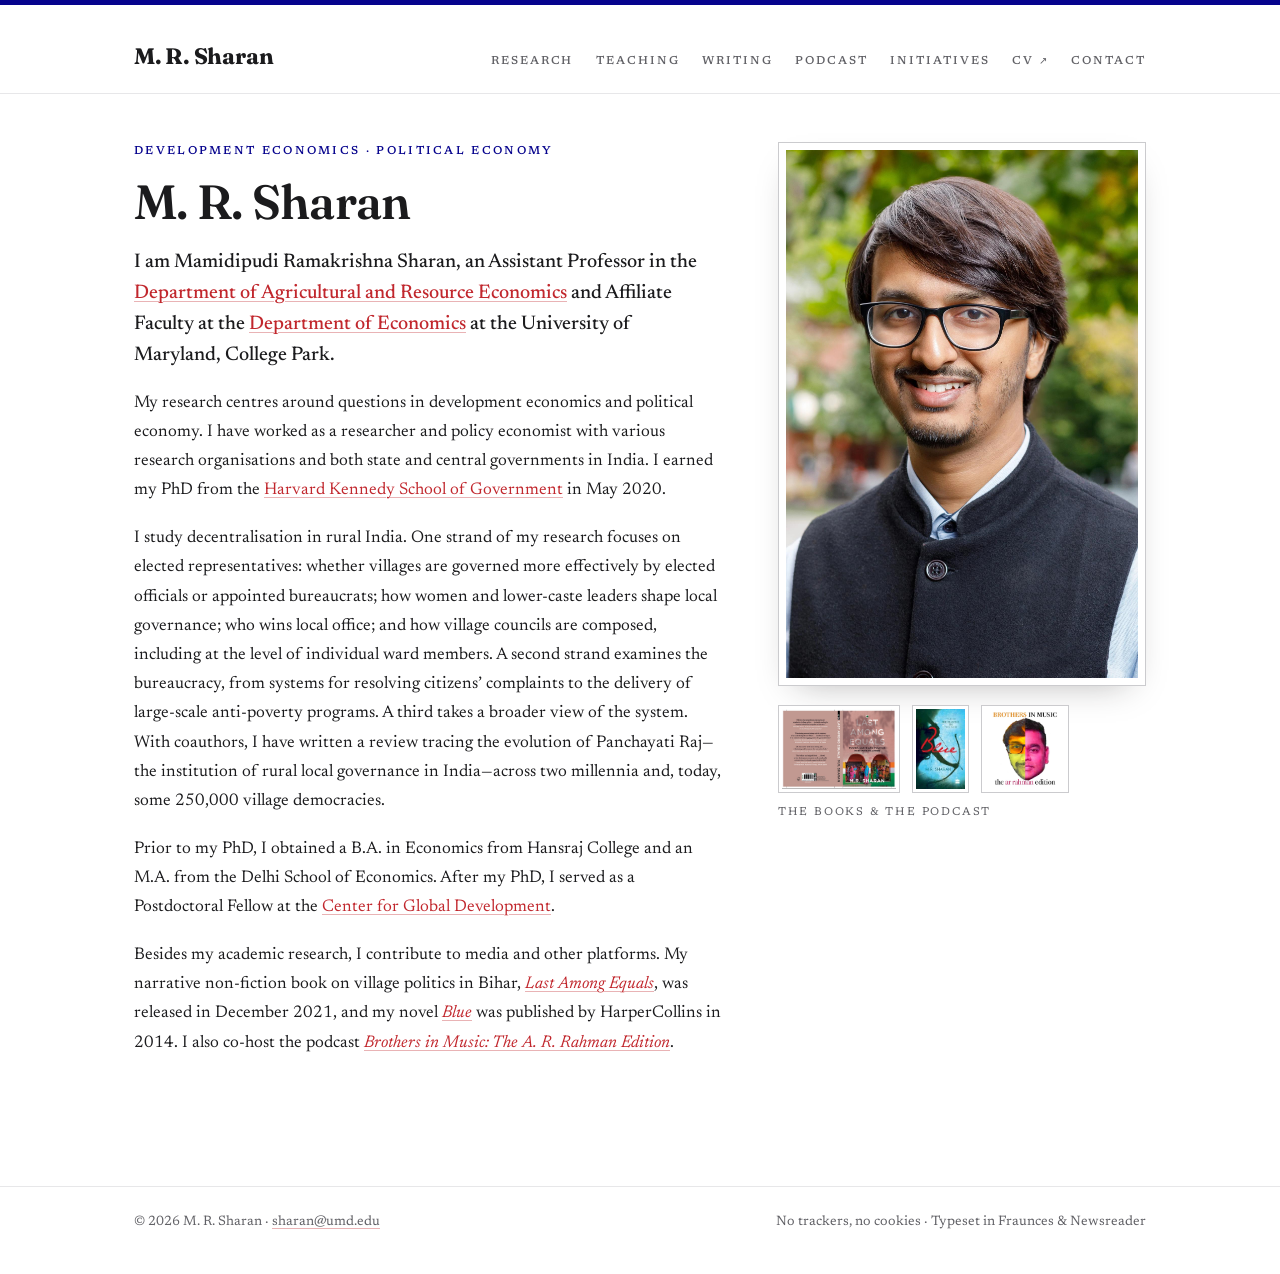
<file: index.html>
<!doctype html>
<html lang="en">
<head>
<meta charset="utf-8">
<meta name="viewport" content="width=device-width, initial-scale=1">
<title>M. R. Sharan</title>
<meta name="description" content="M. R. Sharan is a development economist at the University of Maryland, College Park, studying local governance, political representation, and public service delivery in rural India. Author of Last Among Equals.">
<meta name="author" content="M. R. Sharan">
<link rel="canonical" href="https://www.mrsharan.com/">
<link rel="icon" type="image/svg+xml" href="favicon.svg">
<link rel="stylesheet" href="css/fonts.css">
<link rel="stylesheet" href="css/style.css?v=3">
<meta property="og:title" content="M. R. Sharan">
<meta property="og:description" content="Development economist at the University of Maryland, College Park. Local governance, political representation, and public service delivery in rural India.">
<meta property="og:image" content="https://www.mrsharan.com/images/sharan.jpg">
<meta property="og:url" content="https://www.mrsharan.com/">
<meta property="og:type" content="website">
</head>
<body>

<div class="masthead-wrap">
  <header class="masthead">
    <a class="brand" href="index.html">M.&thinsp;R.&thinsp;Sharan</a>
    <nav aria-label="Primary">
      <ul>
        <li><a href="research.html">Research</a></li>
        <li><a href="teaching.html">Teaching</a></li>
        <li><a href="writing.html">Writing</a></li>
        <li><a href="podcast.html">Podcast</a></li>
        <li><a href="startups.html">Initiatives</a></li>
        <li><a href="cv.pdf" target="_blank" rel="noopener">CV&nbsp;<span class="ext">&#8599;</span></a></li>
        <li><a href="contact.html">Contact</a></li>
      </ul>
    </nav>
  </header>
</div>

<main>
  <div class="home-grid">
    <div class="bio">
      <span class="kicker">Development Economics &middot; Political Economy</span>
      <h1 class="page-title">M.&thinsp;R.&thinsp;Sharan</h1>
      <p class="lede">I am Mamidipudi Ramakrishna Sharan, an Assistant Professor in the <a href="https://www.arec.umd.edu/">Department of Agricultural and Resource Economics</a> and Affiliate Faculty at the <a href="https://www.econ.umd.edu/">Department of Economics</a> at the University of Maryland, College Park.</p>
      <p>My research centres around questions in development economics and political economy. I have worked as a researcher and policy economist with various research organisations and both state and central governments in India. I earned my PhD from the <a href="https://www.hks.harvard.edu/">Harvard Kennedy School of Government</a> in May 2020.</p>
      <p>I study decentralisation in rural India. One strand of my research focuses on elected representatives: whether villages are governed more effectively by elected officials or appointed bureaucrats; how women and lower-caste leaders shape local governance; who wins local office; and how village councils are composed, including at the level of individual ward members. A second strand examines the bureaucracy, from systems for resolving citizens&rsquo; complaints to the delivery of large-scale anti-poverty programs. A third takes a broader view of the system. With coauthors, I have written a review tracing the evolution of Panchayati Raj&mdash;the institution of rural local governance in India&mdash;across two millennia and, today, some 250,000 village democracies.</p>
      <p>Prior to my PhD, I obtained a B.A. in Economics from Hansraj College and an M.A. from the Delhi School of Economics. After my PhD, I served as a Postdoctoral Fellow at the <a href="https://www.cgdev.org/">Center for Global Development</a>.</p>
      <p>Besides my academic research, I contribute to media and other platforms. My narrative non-fiction book on village politics in Bihar, <em><a href="writing.html">Last Among Equals</a></em>, was released in December 2021, and my novel <em><a href="writing.html">Blue</a></em> was published by HarperCollins in 2014. I also co-host the podcast <em><a href="podcast.html">Brothers in Music: The A.&nbsp;R.&nbsp;Rahman Edition</a></em>.</p>
    </div>
    <div class="home-photo">
      <img class="frame" src="images/sharan.jpg" alt="Portrait of M. R. Sharan" width="1400" height="2100">
      <div class="shelf">
        <a href="writing.html" title="Last Among Equals"><img src="images/last-among-equals.jpg" alt="Last Among Equals — book cover"></a>
        <a href="writing.html" title="Blue"><img src="images/blue.jpg" alt="Blue — book cover"></a>
        <a href="podcast.html" title="Brothers in Music: The A. R. Rahman Edition"><img src="images/podcast.jpg" alt="Brothers in Music podcast artwork"></a>
      </div>
      <div class="shelf-cap">The books &amp; the podcast</div>
    </div>
  </div>
</main>

<footer>
  <div class="foot">
    <div>&copy; 2026 M.&thinsp;R.&thinsp;Sharan &middot; <a href="mailto:sharan@umd.edu">sharan@umd.edu</a></div>
    <div>No trackers, no cookies &middot; Typeset in Fraunces &amp; Newsreader</div>
  </div>
</footer>

</body>
</html>
</file>
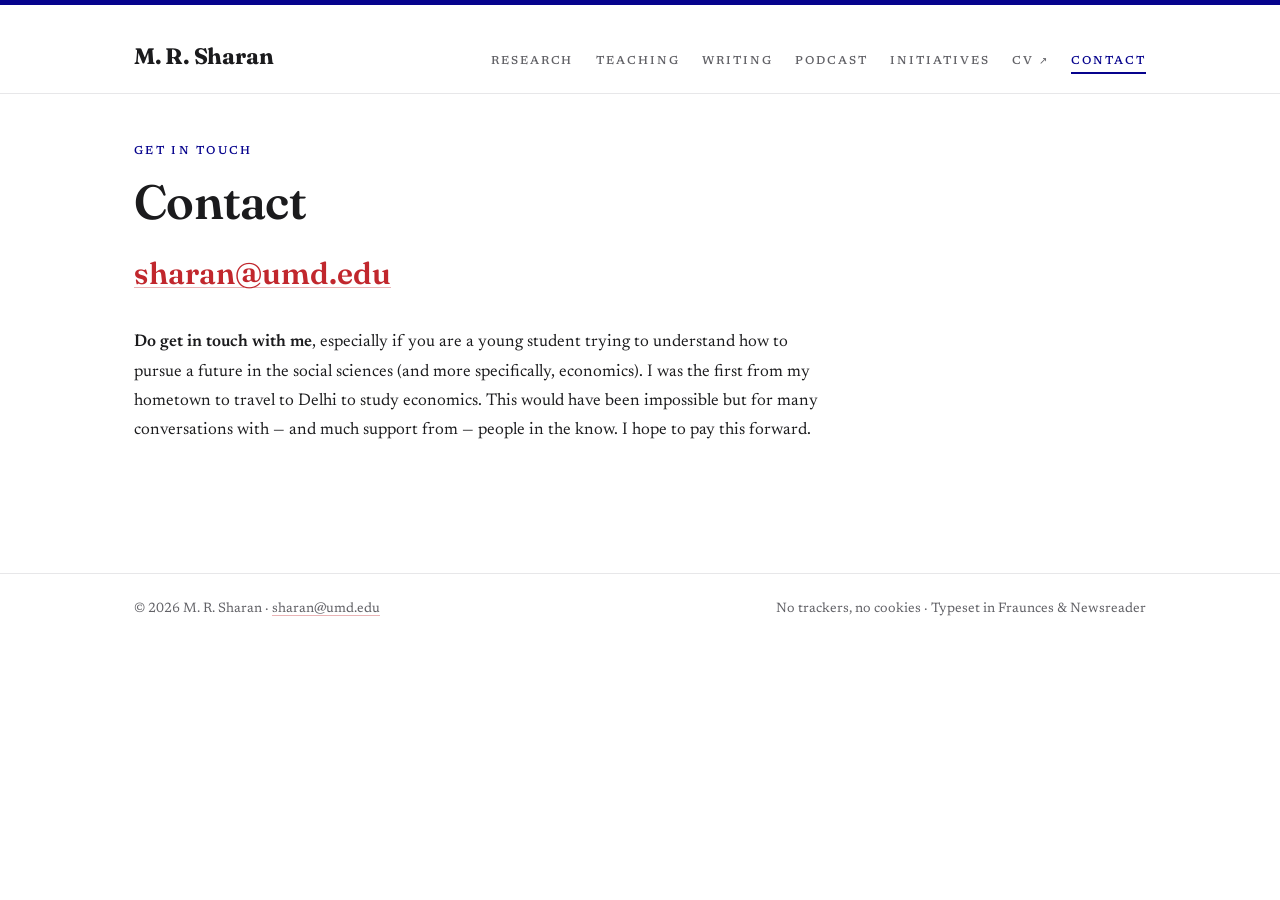
<file: contact.html>
<!doctype html>
<html lang="en">
<head>
<meta charset="utf-8">
<meta name="viewport" content="width=device-width, initial-scale=1">
<title>Contact &mdash; M. R. Sharan</title>
<meta name="description" content="Contact M. R. Sharan, Assistant Professor of Agricultural and Resource Economics at the University of Maryland, College Park.">
<meta name="author" content="M. R. Sharan">
<link rel="canonical" href="https://www.mrsharan.com/contact">
<link rel="icon" type="image/svg+xml" href="favicon.svg">
<link rel="stylesheet" href="css/fonts.css">
<link rel="stylesheet" href="css/style.css?v=3">
<meta property="og:title" content="Contact — M. R. Sharan">
<meta property="og:description" content="Get in touch with M. R. Sharan.">
<meta property="og:image" content="https://www.mrsharan.com/images/sharan.jpg">
<meta property="og:url" content="https://www.mrsharan.com/contact">
<meta property="og:type" content="website">
</head>
<body>

<div class="masthead-wrap">
  <header class="masthead">
    <a class="brand" href="index.html">M.&thinsp;R.&thinsp;Sharan</a>
    <nav aria-label="Primary">
      <ul>
        <li><a href="research.html">Research</a></li>
        <li><a href="teaching.html">Teaching</a></li>
        <li><a href="writing.html">Writing</a></li>
        <li><a href="podcast.html">Podcast</a></li>
        <li><a href="startups.html">Initiatives</a></li>
        <li><a href="cv.pdf" target="_blank" rel="noopener">CV&nbsp;<span class="ext">&#8599;</span></a></li>
        <li><a class="current" href="contact.html">Contact</a></li>
      </ul>
    </nav>
  </header>
</div>

<main>
  <span class="kicker">Get in touch</span>
  <h1 class="page-title">Contact</h1>

  <p class="contact-email"><a href="mailto:sharan@umd.edu">sharan@umd.edu</a></p>

  <p class="contact-note"><strong>Do get in touch with me</strong>, especially if you are a young student trying to understand how to pursue a future in the social sciences (and more specifically, economics). I was the first from my hometown to travel to Delhi to study economics. This would have been impossible but for many conversations with &mdash; and much support from &mdash; people in the know. I hope to pay this forward.</p>
</main>

<footer>
  <div class="foot">
    <div>&copy; 2026 M.&thinsp;R.&thinsp;Sharan &middot; <a href="mailto:sharan@umd.edu">sharan@umd.edu</a></div>
    <div>No trackers, no cookies &middot; Typeset in Fraunces &amp; Newsreader</div>
  </div>
</footer>

</body>
</html>
</file>
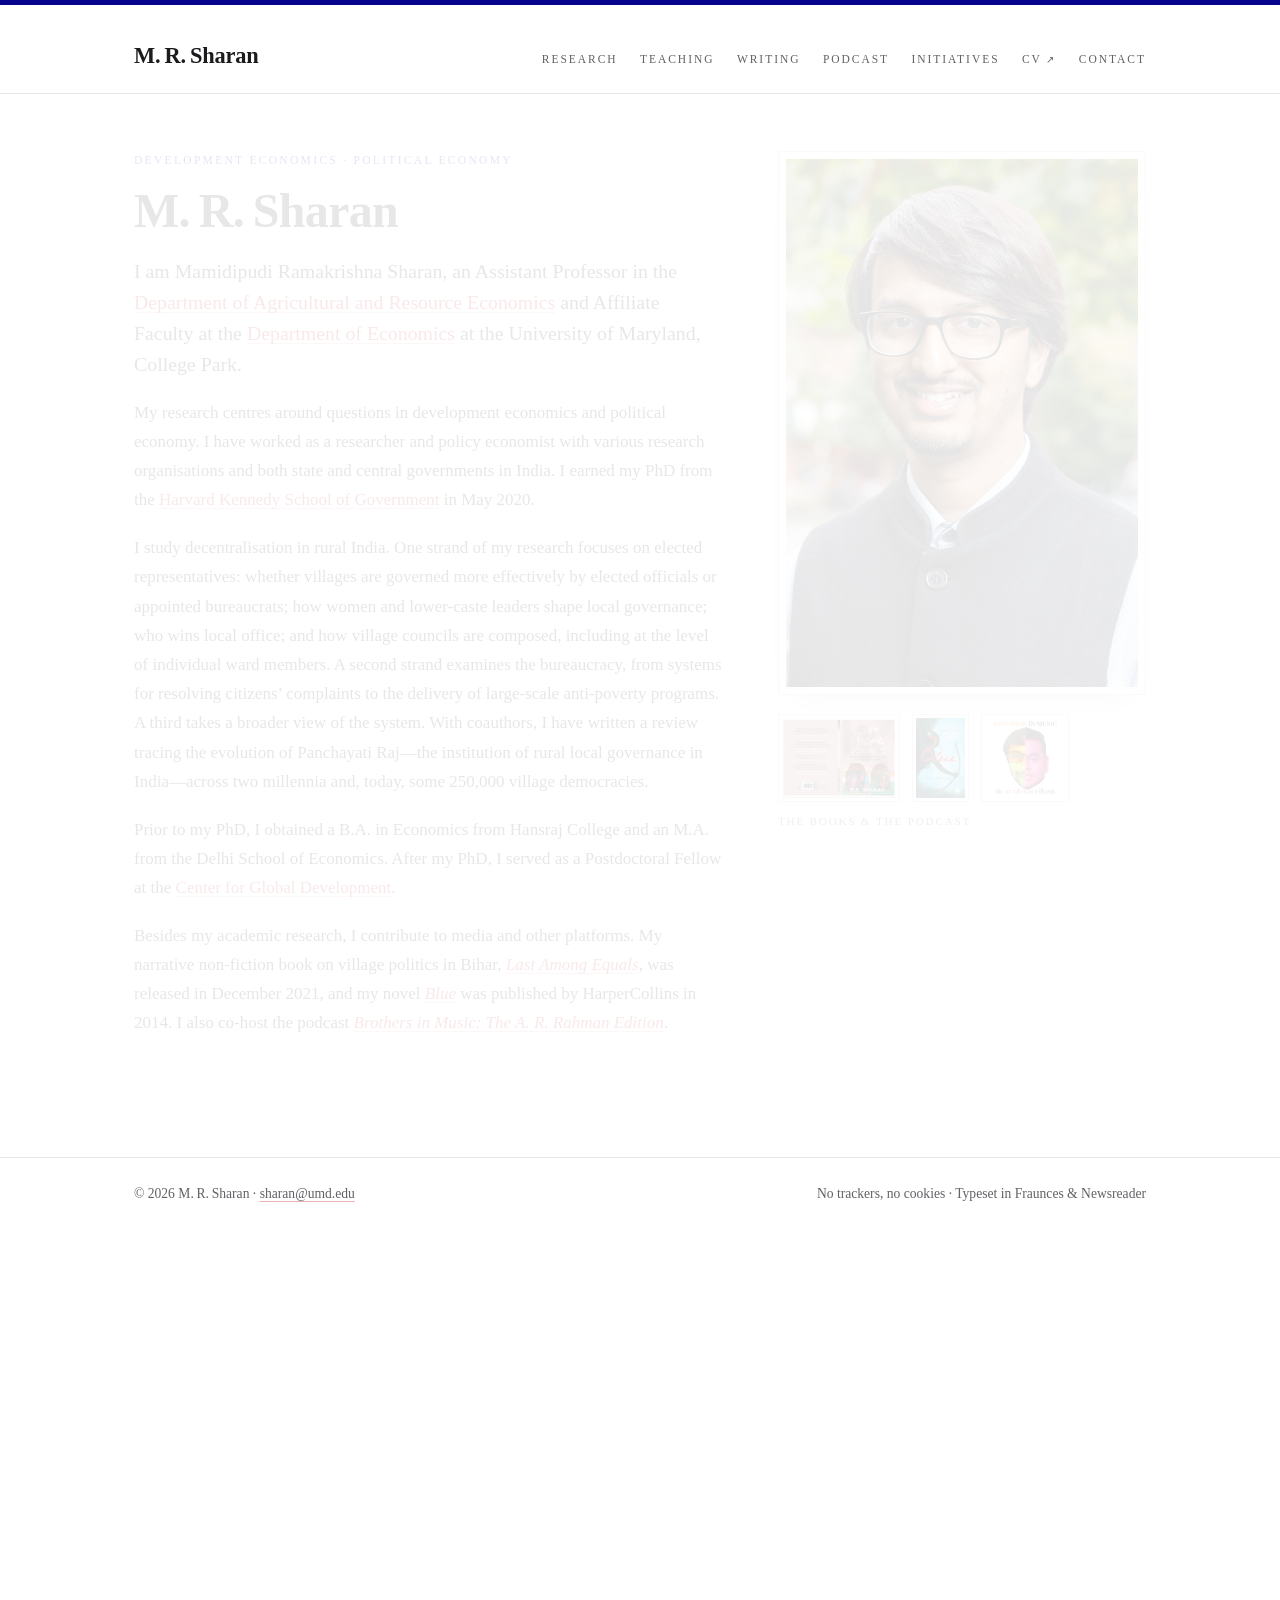
<file: home.html>
<!doctype html>
<html lang="en">
<head>
<meta charset="utf-8">
<title>M. R. Sharan</title>
<meta name="robots" content="noindex">
<meta http-equiv="refresh" content="0; url=index.html">
<link rel="icon" type="image/svg+xml" href="favicon.svg">
</head>
<body>
<p>Redirecting to the <a href="index.html">home page</a>&hellip;</p>
</body>
</html>
</file>
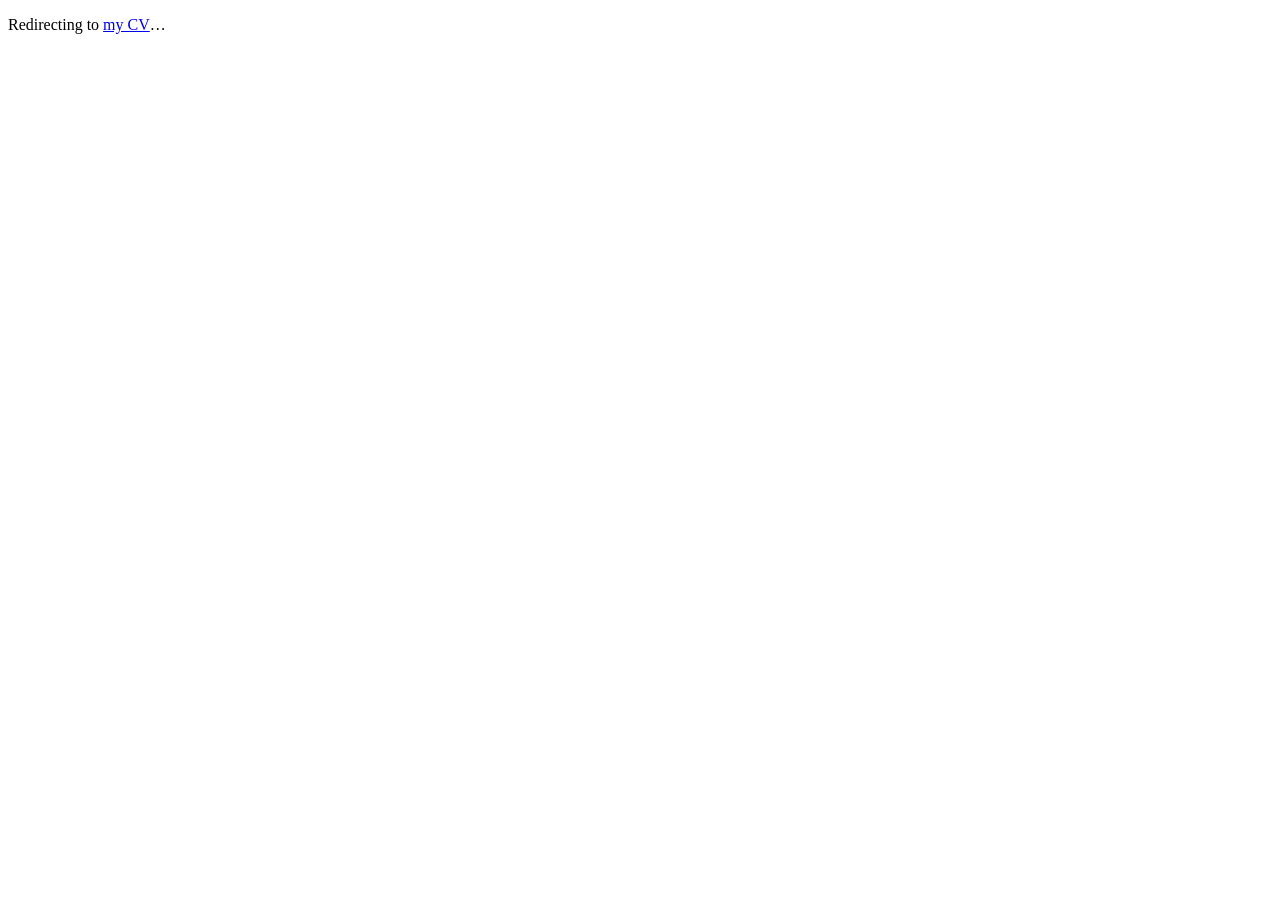
<file: pagecv.html>
<!doctype html>
<html lang="en">
<head>
<meta charset="utf-8">
<title>CV &mdash; M. R. Sharan</title>
<meta name="robots" content="noindex">
<meta http-equiv="refresh" content="0; url=cv.pdf">
<link rel="icon" type="image/svg+xml" href="favicon.svg">
</head>
<body>
<p>Redirecting to <a href="cv.pdf">my CV</a>&hellip;</p>
</body>
</html>
</file>
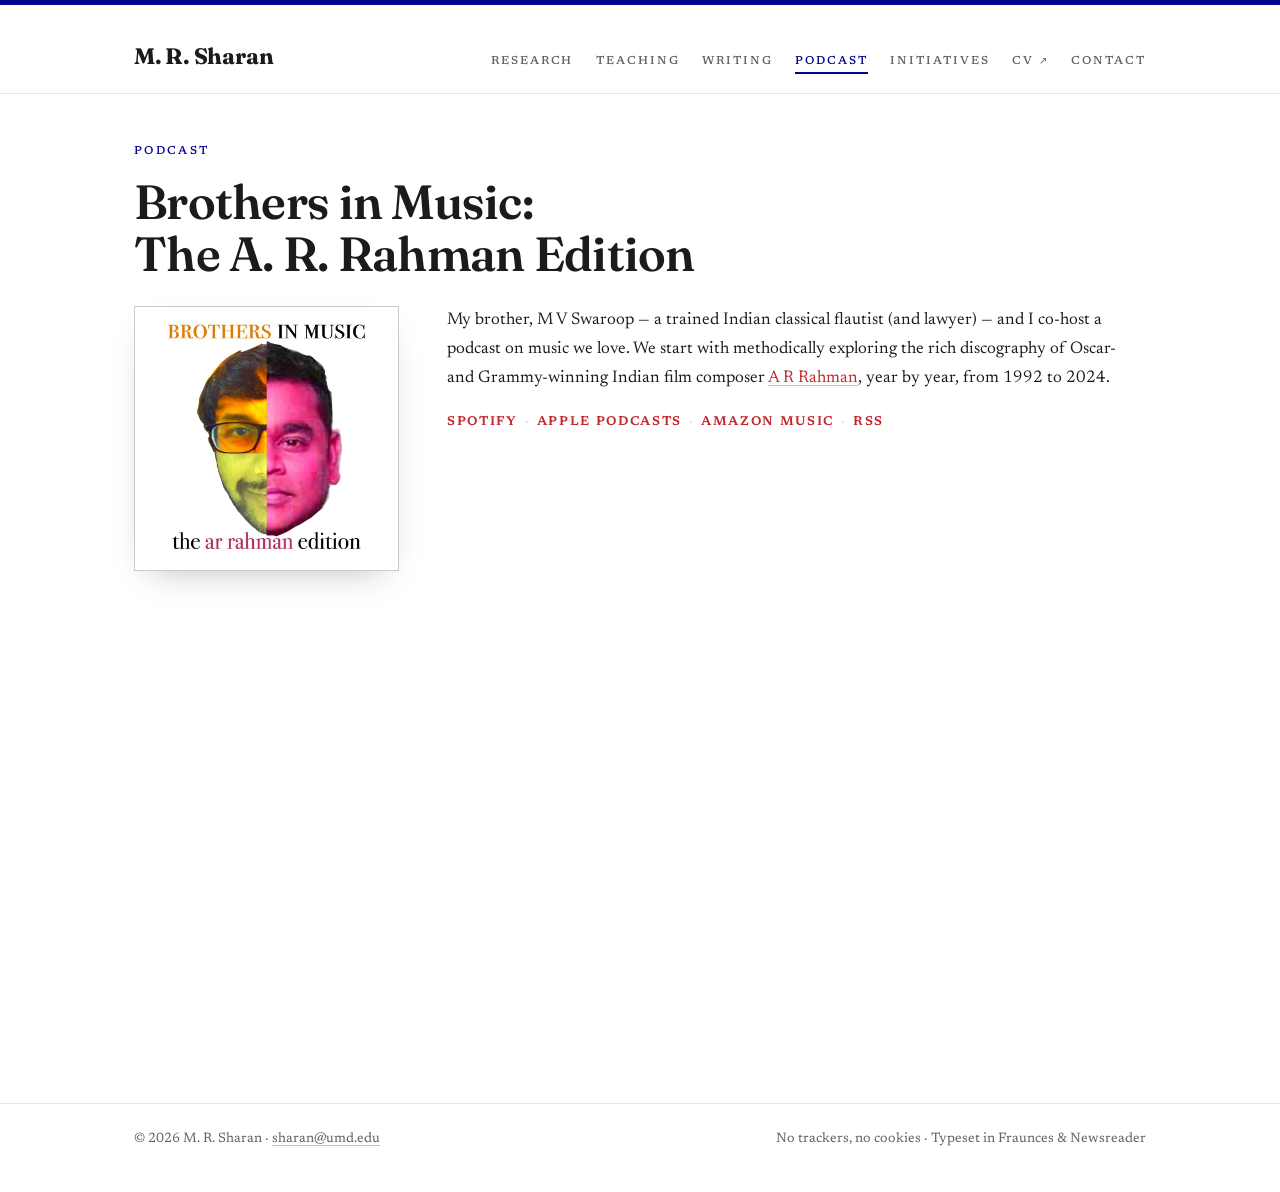
<file: podcast.html>
<!doctype html>
<html lang="en">
<head>
<meta charset="utf-8">
<meta name="viewport" content="width=device-width, initial-scale=1">
<title>Podcast &mdash; M. R. Sharan</title>
<meta name="description" content="Brothers in Music: The A. R. Rahman Edition — a podcast in which M. R. Sharan and M. V. Swaroop explore A. R. Rahman's discography year by year, 1992 to 2024.">
<meta name="author" content="M. R. Sharan">
<link rel="canonical" href="https://www.mrsharan.com/podcast">
<link rel="icon" type="image/svg+xml" href="favicon.svg">
<link rel="stylesheet" href="css/fonts.css">
<link rel="stylesheet" href="css/style.css?v=3">
<meta property="og:title" content="Brothers in Music: The A. R. Rahman Edition">
<meta property="og:description" content="A podcast in which M. R. Sharan and M. V. Swaroop explore A. R. Rahman's discography year by year, 1992 to 2024.">
<meta property="og:image" content="https://www.mrsharan.com/images/podcast.jpg">
<meta property="og:url" content="https://www.mrsharan.com/podcast">
<meta property="og:type" content="website">
</head>
<body>

<div class="masthead-wrap">
  <header class="masthead">
    <a class="brand" href="index.html">M.&thinsp;R.&thinsp;Sharan</a>
    <nav aria-label="Primary">
      <ul>
        <li><a href="research.html">Research</a></li>
        <li><a href="teaching.html">Teaching</a></li>
        <li><a href="writing.html">Writing</a></li>
        <li><a class="current" href="podcast.html">Podcast</a></li>
        <li><a href="startups.html">Initiatives</a></li>
        <li><a href="cv.pdf" target="_blank" rel="noopener">CV&nbsp;<span class="ext">&#8599;</span></a></li>
        <li><a href="contact.html">Contact</a></li>
      </ul>
    </nav>
  </header>
</div>

<main>
  <span class="kicker">Podcast</span>
  <h1 class="page-title">Brothers in Music:<br>The A.&thinsp;R.&thinsp;Rahman Edition</h1>

  <div class="pod-grid">
    <div class="pod-cover">
      <img class="frame" src="images/podcast.jpg" alt="Brothers in Music: The A. R. Rahman Edition — podcast artwork">
    </div>
    <div>
      <p>My brother, M&nbsp;V&nbsp;Swaroop &mdash; a trained Indian classical flautist (and lawyer) &mdash; and I co-host a podcast on music we love. We start with methodically exploring the rich discography of Oscar- and Grammy-winning Indian film composer <a href="https://en.wikipedia.org/wiki/A._R._Rahman">A&nbsp;R&nbsp;Rahman</a>, year by year, from 1992 to 2024.</p>
      <p class="platforms">
        <a href="https://open.spotify.com/show/2xK9pHsQVMyMuu9y6FJWFz">Spotify</a><span class="dot">&middot;</span><a href="https://podcasts.apple.com/us/podcast/brothers-in-music-the-ar-rahman-edition/id1721595218">Apple Podcasts</a><span class="dot">&middot;</span><a href="https://music.amazon.com/podcasts/ee10b11d-c9a3-44f9-b270-4cf3085e699a/brothers-in-music-the-ar-rahman-edition">Amazon Music</a><span class="dot">&middot;</span><a href="https://feeds.buzzsprout.com/2289931.rss">RSS</a>
      </p>
    </div>
  </div>

  <div class="pod-embed">
    <iframe src="https://open.spotify.com/embed/show/2xK9pHsQVMyMuu9y6FJWFz" width="100%" height="352" frameborder="0" allow="autoplay; clipboard-write; encrypted-media; fullscreen; picture-in-picture" loading="lazy" title="Brothers in Music on Spotify"></iframe>
  </div>
</main>

<footer>
  <div class="foot">
    <div>&copy; 2026 M.&thinsp;R.&thinsp;Sharan &middot; <a href="mailto:sharan@umd.edu">sharan@umd.edu</a></div>
    <div>No trackers, no cookies &middot; Typeset in Fraunces &amp; Newsreader</div>
  </div>
</footer>

</body>
</html>
</file>
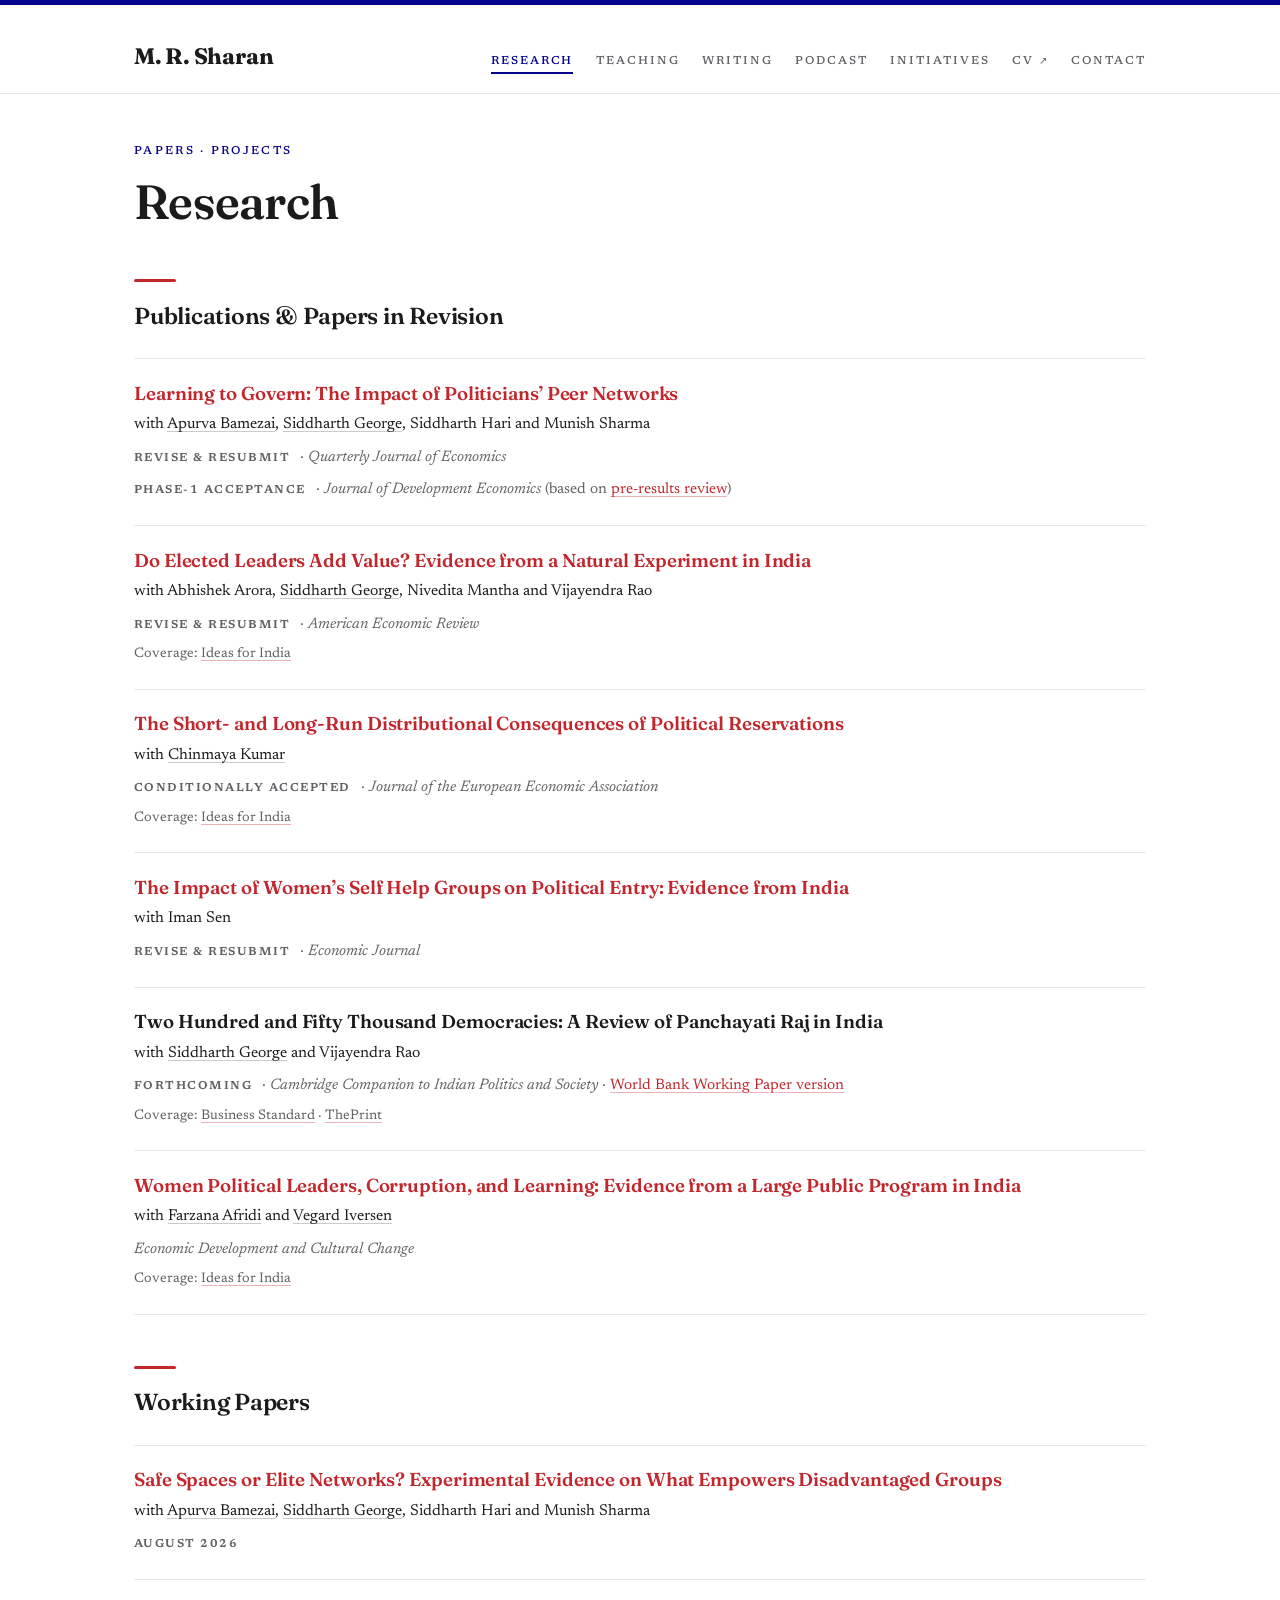
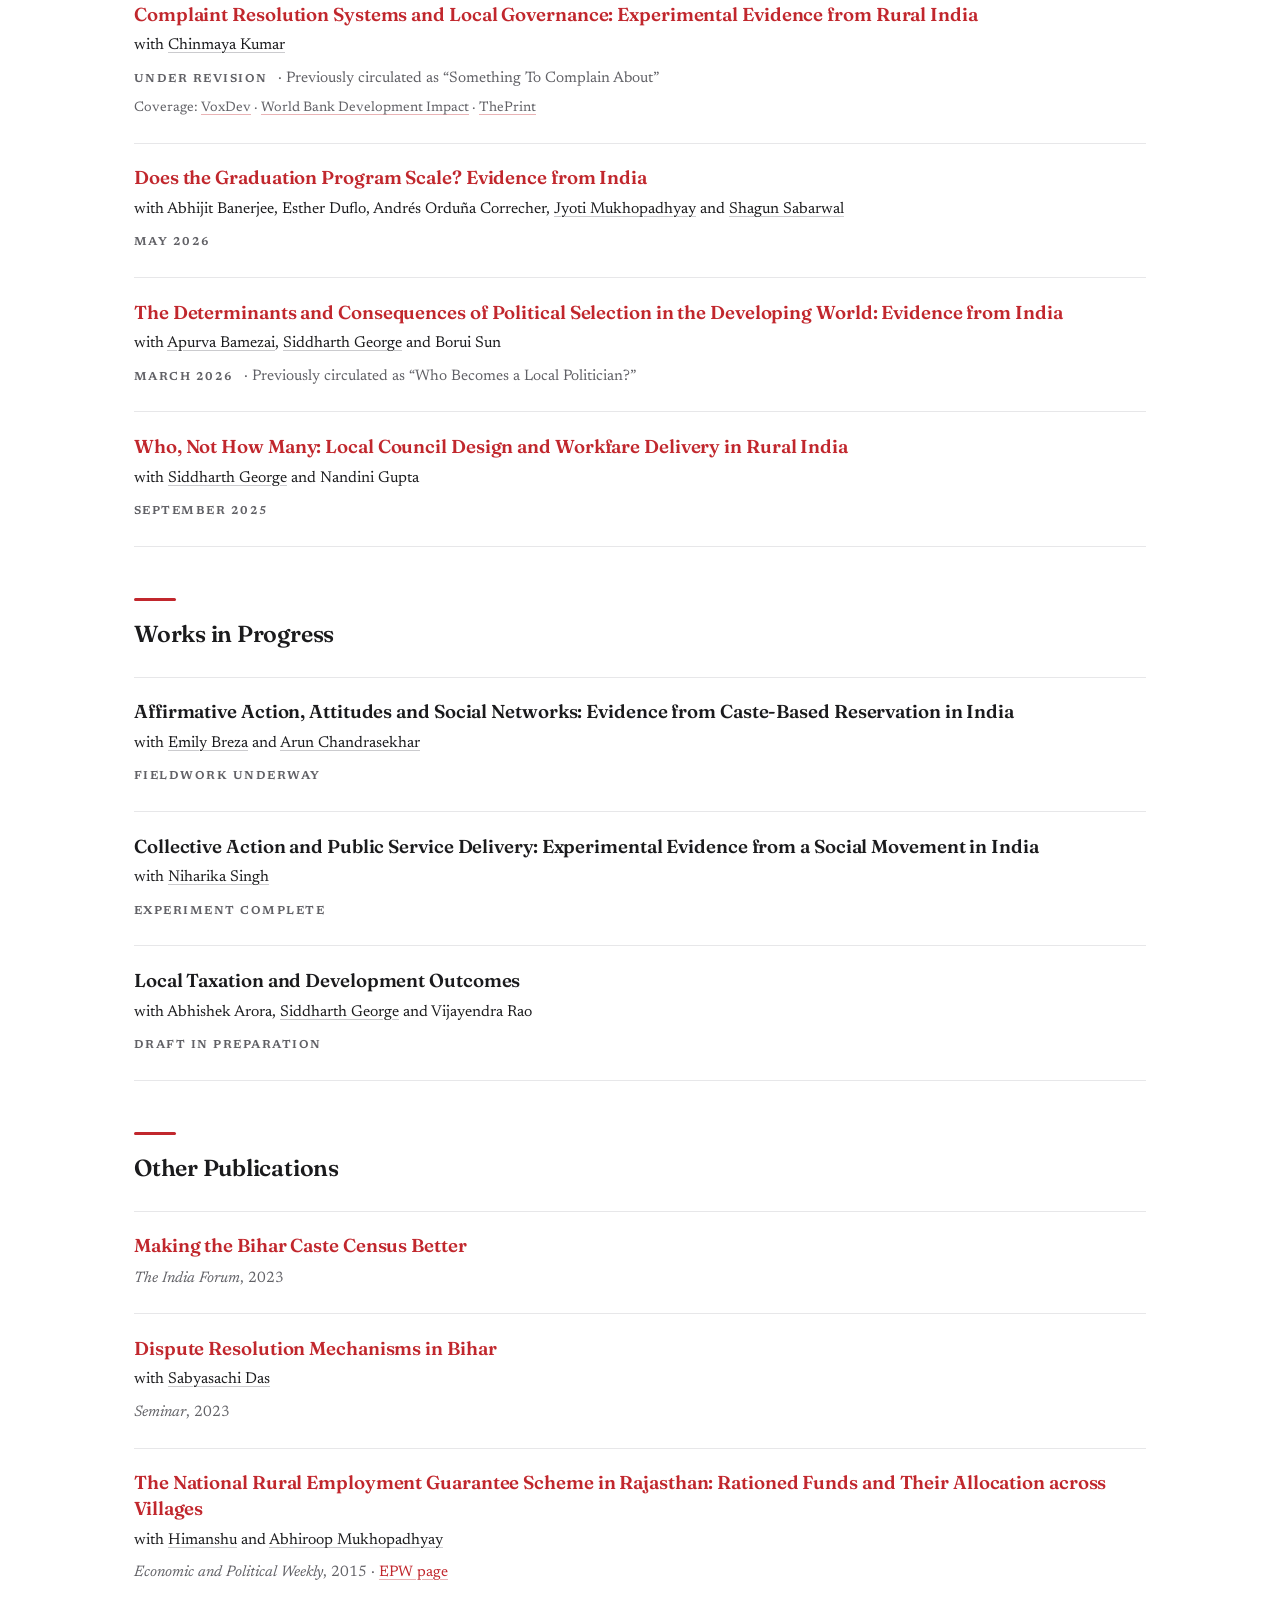
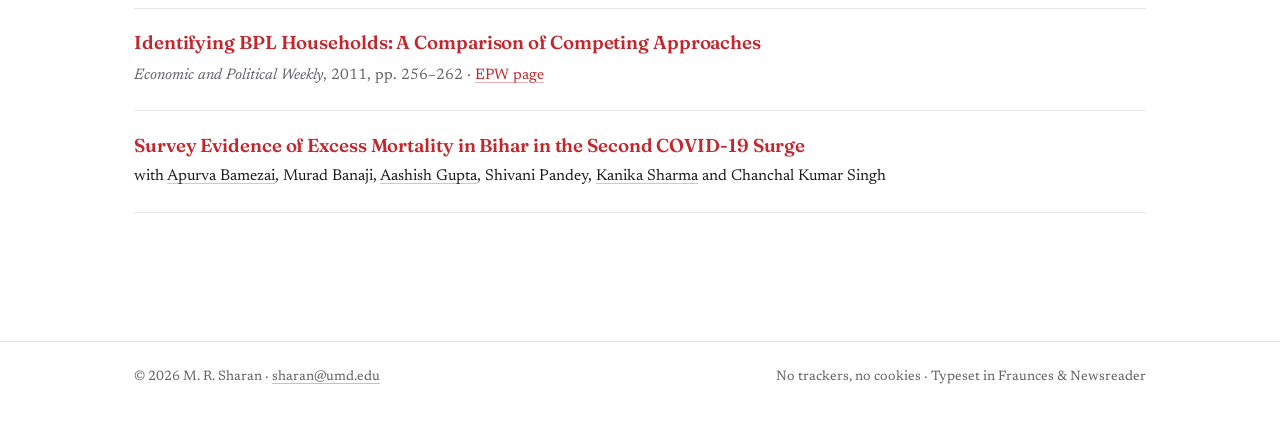
<file: research.html>
<!doctype html>
<html lang="en">
<head>
<meta charset="utf-8">
<meta name="viewport" content="width=device-width, initial-scale=1">
<title>Research &mdash; M. R. Sharan</title>
<meta name="description" content="Academic research by M. R. Sharan: publications, working papers, and works in progress on local governance, political reservation, and state capacity in India.">
<meta name="author" content="M. R. Sharan">
<link rel="canonical" href="https://www.mrsharan.com/research">
<link rel="icon" type="image/svg+xml" href="favicon.svg">
<link rel="stylesheet" href="css/fonts.css">
<link rel="stylesheet" href="css/style.css?v=3">
<meta property="og:title" content="Research — M. R. Sharan">
<meta property="og:description" content="Publications, working papers, and works in progress on local governance, political reservation, and state capacity in India.">
<meta property="og:image" content="https://www.mrsharan.com/images/sharan.jpg">
<meta property="og:url" content="https://www.mrsharan.com/research">
<meta property="og:type" content="website">
</head>
<body>

<div class="masthead-wrap">
  <header class="masthead">
    <a class="brand" href="index.html">M.&thinsp;R.&thinsp;Sharan</a>
    <nav aria-label="Primary">
      <ul>
        <li><a class="current" href="research.html">Research</a></li>
        <li><a href="teaching.html">Teaching</a></li>
        <li><a href="writing.html">Writing</a></li>
        <li><a href="podcast.html">Podcast</a></li>
        <li><a href="startups.html">Initiatives</a></li>
        <li><a href="cv.pdf" target="_blank" rel="noopener">CV&nbsp;<span class="ext">&#8599;</span></a></li>
        <li><a href="contact.html">Contact</a></li>
      </ul>
    </nav>
  </header>
</div>

<main>
  <span class="kicker">Papers &middot; Projects</span>
  <h1 class="page-title">Research</h1>

  <h2 class="sec">Publications &amp; Papers in Revision</h2>
  <ul class="pub-list">
    <li class="pub">
      <div class="pub-title"><a href="papers/learning-to-govern.pdf">Learning to Govern: The Impact of Politicians&rsquo; Peer Networks</a></div>
      <div class="pub-authors">with <a href="https://www.apurvabamezai.com">Apurva Bamezai</a>, <a href="https://sites.google.com/view/siddharthgeorge/home">Siddharth George</a>, Siddharth Hari and Munish Sharma</div>
      <div class="pub-meta"><span class="st">Revise &amp; Resubmit</span> &middot; <em>Quarterly Journal of Economics</em></div>
      <div class="pub-meta"><span class="st">Phase-1 Acceptance</span> &middot; <em>Journal of Development Economics</em> (based on <a href="https://afosterri.org/jdepreresults/sample-page/">pre-results review</a>)</div>
    </li>
    <li class="pub">
      <div class="pub-title"><a href="papers/elected-appointed.pdf">Do Elected Leaders Add Value? Evidence from a Natural Experiment in India</a></div>
      <div class="pub-authors">with Abhishek Arora, <a href="https://sites.google.com/view/siddharthgeorge/home">Siddharth George</a>, Nivedita Mantha and Vijayendra Rao</div>
      <div class="pub-meta"><span class="st">Revise &amp; Resubmit</span> &middot; <em>American Economic Review</em></div>
      <div class="pub-cov">Coverage: <a href="https://www.ideasforindia.in/topics/governance/is-it-better-to-be-governed-by-an-elected-leader-or-appointed-bureaucrat.html">Ideas for India</a></div>
    </li>
    <li class="pub">
      <div class="pub-title"><a href="papers/distributional-consequences.pdf">The Short- and Long-Run Distributional Consequences of Political Reservations</a></div>
      <div class="pub-authors">with <a href="https://harris.uchicago.edu/directory/chinmaya-kumar">Chinmaya Kumar</a></div>
      <div class="pub-meta"><span class="st">Conditionally Accepted</span> &middot; <em>Journal of the European Economic Association</em></div>
      <div class="pub-cov">Coverage: <a href="https://ideasforindia.in/topics/social-identity/the-distributional-consequences-of-political-reservations.html">Ideas for India</a></div>
    </li>
    <li class="pub">
      <div class="pub-title"><a href="papers/shg-political-entry.pdf">The Impact of Women&rsquo;s Self Help Groups on Political Entry: Evidence from India</a></div>
      <div class="pub-authors">with Iman Sen</div>
      <div class="pub-meta"><span class="st">Revise &amp; Resubmit</span> &middot; <em>Economic Journal</em></div>
    </li>
    <li class="pub">
      <div class="pub-title">Two Hundred and Fifty Thousand Democracies: A Review of Panchayati Raj in India</div>
      <div class="pub-authors">with <a href="https://sites.google.com/view/siddharthgeorge/home">Siddharth George</a> and Vijayendra Rao</div>
      <div class="pub-meta"><span class="st">Forthcoming</span> &middot; <em>Cambridge Companion to Indian Politics and Society</em> &middot; <a href="https://documents1.worldbank.org/curated/en/099352506052423764/pdf/IDU19460152816e9c1407d1974312e8ea5706cd3.pdf">World Bank Working Paper version</a></div>
      <div class="pub-cov">Coverage: <a href="https://www.business-standard.com/economy/news/world-bank-working-paper-advocates-increased-devolution-for-panchayats-124061000690_1.html">Business Standard</a> &middot; <a href="https://theprint.in/india/world-bank-paper-bats-for-more-authority-to-gram-panchayats-rely-almost-entirely-on-grants/2125152/?amp">ThePrint</a></div>
    </li>
    <li class="pub">
      <div class="pub-title"><a href="https://www.dropbox.com/s/kaykkba0tgf36jw/AfridiIversenSharan.pdf?dl=0">Women Political Leaders, Corruption, and Learning: Evidence from a Large Public Program in India</a></div>
      <div class="pub-authors">with <a href="https://scholar.google.com/citations?hl=en&amp;user=AuO0mNoAAAAJ">Farzana Afridi</a> and <a href="https://www.wider.unu.edu/expert/vegard-iversen">Vegard Iversen</a></div>
      <div class="pub-meta"><em>Economic Development and Cultural Change</em></div>
      <div class="pub-cov">Coverage: <a href="https://www.ideasforindia.in/topics/social-identity/does-female-leadership-impact-on-the-quality-of-public-goods-evidence-from-a-public-poverty-alleviation-programme-in-andhra-pradesh-india.html">Ideas for India</a></div>
    </li>
  </ul>

  <h2 class="sec">Working Papers</h2>
  <ul class="pub-list">
    <li class="pub">
      <div class="pub-title"><a href="papers/safe-spaces.pdf">Safe Spaces or Elite Networks? Experimental Evidence on What Empowers Disadvantaged Groups</a></div>
      <div class="pub-authors">with <a href="https://www.apurvabamezai.com">Apurva Bamezai</a>, <a href="https://sites.google.com/view/siddharthgeorge/home">Siddharth George</a>, Siddharth Hari and Munish Sharma</div>
      <div class="pub-meta"><span class="st">August 2026</span></div>
    </li>
    <li class="pub">
      <div class="pub-title"><a href="papers/complaint-resolution.pdf">Complaint Resolution Systems and Local Governance: Experimental Evidence from Rural India</a></div>
      <div class="pub-authors">with <a href="https://harris.uchicago.edu/directory/chinmaya-kumar">Chinmaya Kumar</a></div>
      <div class="pub-meta"><span class="st">Under revision</span> &middot; Previously circulated as &ldquo;Something To Complain About&rdquo;</div>
      <div class="pub-cov">Coverage: <a href="https://voxdev.org/topic/institutions-political-economy/something-complain-about-how-minority-representatives-overcome-ethnic-barriers">VoxDev</a> &middot; <a href="https://blogs.worldbank.org/impactevaluations/something-complain-about-how-make-government-work-minorities-guest-post-mr-sharan">World Bank Development Impact</a> &middot; <a href="https://theprint.in/opinion/caste-differences-in-govt-bodies-affect-lower-castes-in-getting-public-services-study/328476/">ThePrint</a></div>
    </li>
    <li class="pub">
      <div class="pub-title"><a href="papers/graduation-scale.pdf">Does the Graduation Program Scale? Evidence from India</a></div>
      <div class="pub-authors">with Abhijit Banerjee, Esther Duflo, Andr&eacute;s Ordu&ntilde;a Correcher, <a href="https://krea.edu.in/ifmrgsb/jyoti-prasad-mukhopadhyay-faculty.html">Jyoti Mukhopadhyay</a> and <a href="https://www.povertyactionlab.org/person/sabarwal">Shagun Sabarwal</a></div>
      <div class="pub-meta"><span class="st">May 2026</span></div>
    </li>
    <li class="pub">
      <div class="pub-title"><a href="papers/political-selection.pdf">The Determinants and Consequences of Political Selection in the Developing World: Evidence from India</a></div>
      <div class="pub-authors">with <a href="https://www.apurvabamezai.com">Apurva Bamezai</a>, <a href="https://sites.google.com/view/siddharthgeorge/home">Siddharth George</a> and Borui Sun</div>
      <div class="pub-meta"><span class="st">March 2026</span> &middot; Previously circulated as &ldquo;Who Becomes a Local Politician?&rdquo;</div>
    </li>
    <li class="pub">
      <div class="pub-title"><a href="papers/who-not-how-many.pdf">Who, Not How Many: Local Council Design and Workfare Delivery in Rural India</a></div>
      <div class="pub-authors">with <a href="https://sites.google.com/view/siddharthgeorge/home">Siddharth George</a> and Nandini Gupta</div>
      <div class="pub-meta"><span class="st">September 2025</span></div>
    </li>
  </ul>

  <h2 class="sec">Works in Progress</h2>
  <ul class="pub-list">
    <li class="pub">
      <div class="pub-title">Affirmative Action, Attitudes and Social Networks: Evidence from Caste-Based Reservation in India</div>
      <div class="pub-authors">with <a href="https://sites.google.com/view/ebreza/home?authuser=0">Emily Breza</a> and <a href="https://web.stanford.edu/~arungc/">Arun Chandrasekhar</a></div>
      <div class="pub-meta"><span class="st">Fieldwork underway</span></div>
    </li>
    <li class="pub">
      <div class="pub-title">Collective Action and Public Service Delivery: Experimental Evidence from a Social Movement in India</div>
      <div class="pub-authors">with <a href="https://sites.google.com/view/niharika-singh/">Niharika Singh</a></div>
      <div class="pub-meta"><span class="st">Experiment complete</span></div>
    </li>
    <li class="pub">
      <div class="pub-title">Local Taxation and Development Outcomes</div>
      <div class="pub-authors">with Abhishek Arora, <a href="https://sites.google.com/view/siddharthgeorge/home">Siddharth George</a> and Vijayendra Rao</div>
      <div class="pub-meta"><span class="st">Draft in preparation</span></div>
    </li>
  </ul>

  <h2 class="sec">Other Publications</h2>
  <ul class="pub-list">
    <li class="pub">
      <div class="pub-title"><a href="https://www.theindiaforum.in/caste/making-bihar-caste-census-better">Making the Bihar Caste Census Better</a></div>
      <div class="pub-meta"><em>The India Forum</em>, 2023</div>
    </li>
    <li class="pub">
      <div class="pub-title"><a href="https://www.india-seminar.com/semframe.html">Dispute Resolution Mechanisms in Bihar</a></div>
      <div class="pub-authors">with <a href="https://sabyasachidas.in">Sabyasachi Das</a></div>
      <div class="pub-meta"><em>Seminar</em>, 2023</div>
    </li>
    <li class="pub">
      <div class="pub-title"><a href="https://www.dropbox.com/s/e214al1qzrysdwi/NREGS_in_Rajasthan.pdf?dl=0">The National Rural Employment Guarantee Scheme in Rajasthan: Rationed Funds and Their Allocation across Villages</a></div>
      <div class="pub-authors">with <a href="https://www.jnu.ac.in/content/himanshu2">Himanshu</a> and <a href="https://sites.google.com/site/axm359/">Abhiroop Mukhopadhyay</a></div>
      <div class="pub-meta"><em>Economic and Political Weekly</em>, 2015 &middot; <a href="https://www.epw.in/journal/2015/6/special-articles/nregs-rajasthan.html">EPW page</a></div>
    </li>
    <li class="pub">
      <div class="pub-title"><a href="https://www.dropbox.com/s/eg4tlpbqr3vn0ix/Identifying_BPL_Households_A_Comparison_of_Competing_Approaches.pdf?dl=0">Identifying BPL Households: A Comparison of Competing Approaches</a></div>
      <div class="pub-meta"><em>Economic and Political Weekly</em>, 2011, pp. 256&ndash;262 &middot; <a href="https://www.epw.in/journal/2011/26-27/notes/identifying-bpl-households-comparison-competing-approaches.html">EPW page</a></div>
    </li>
    <li class="pub">
      <div class="pub-title"><a href="https://www.dropbox.com/s/5ilfesk9lm1rq2q/bamezai_et_al_2021_excess_mortality_bihar.pdf?dl=0">Survey Evidence of Excess Mortality in Bihar in the Second COVID-19 Surge</a></div>
      <div class="pub-authors">with <a href="https://pdri.upenn.edu/bio/apurva-bamezai/">Apurva Bamezai</a>, Murad Banaji, <a href="https://scholar.harvard.edu/aashishg">Aashish Gupta</a>, Shivani Pandey, <a href="https://scholar.google.com/citations?hl=en&amp;user=3029DLYAAAAJ">Kanika Sharma</a> and Chanchal Kumar Singh</div>
    </li>
  </ul>
</main>

<footer>
  <div class="foot">
    <div>&copy; 2026 M.&thinsp;R.&thinsp;Sharan &middot; <a href="mailto:sharan@umd.edu">sharan@umd.edu</a></div>
    <div>No trackers, no cookies &middot; Typeset in Fraunces &amp; Newsreader</div>
  </div>
</footer>

</body>
</html>
</file>
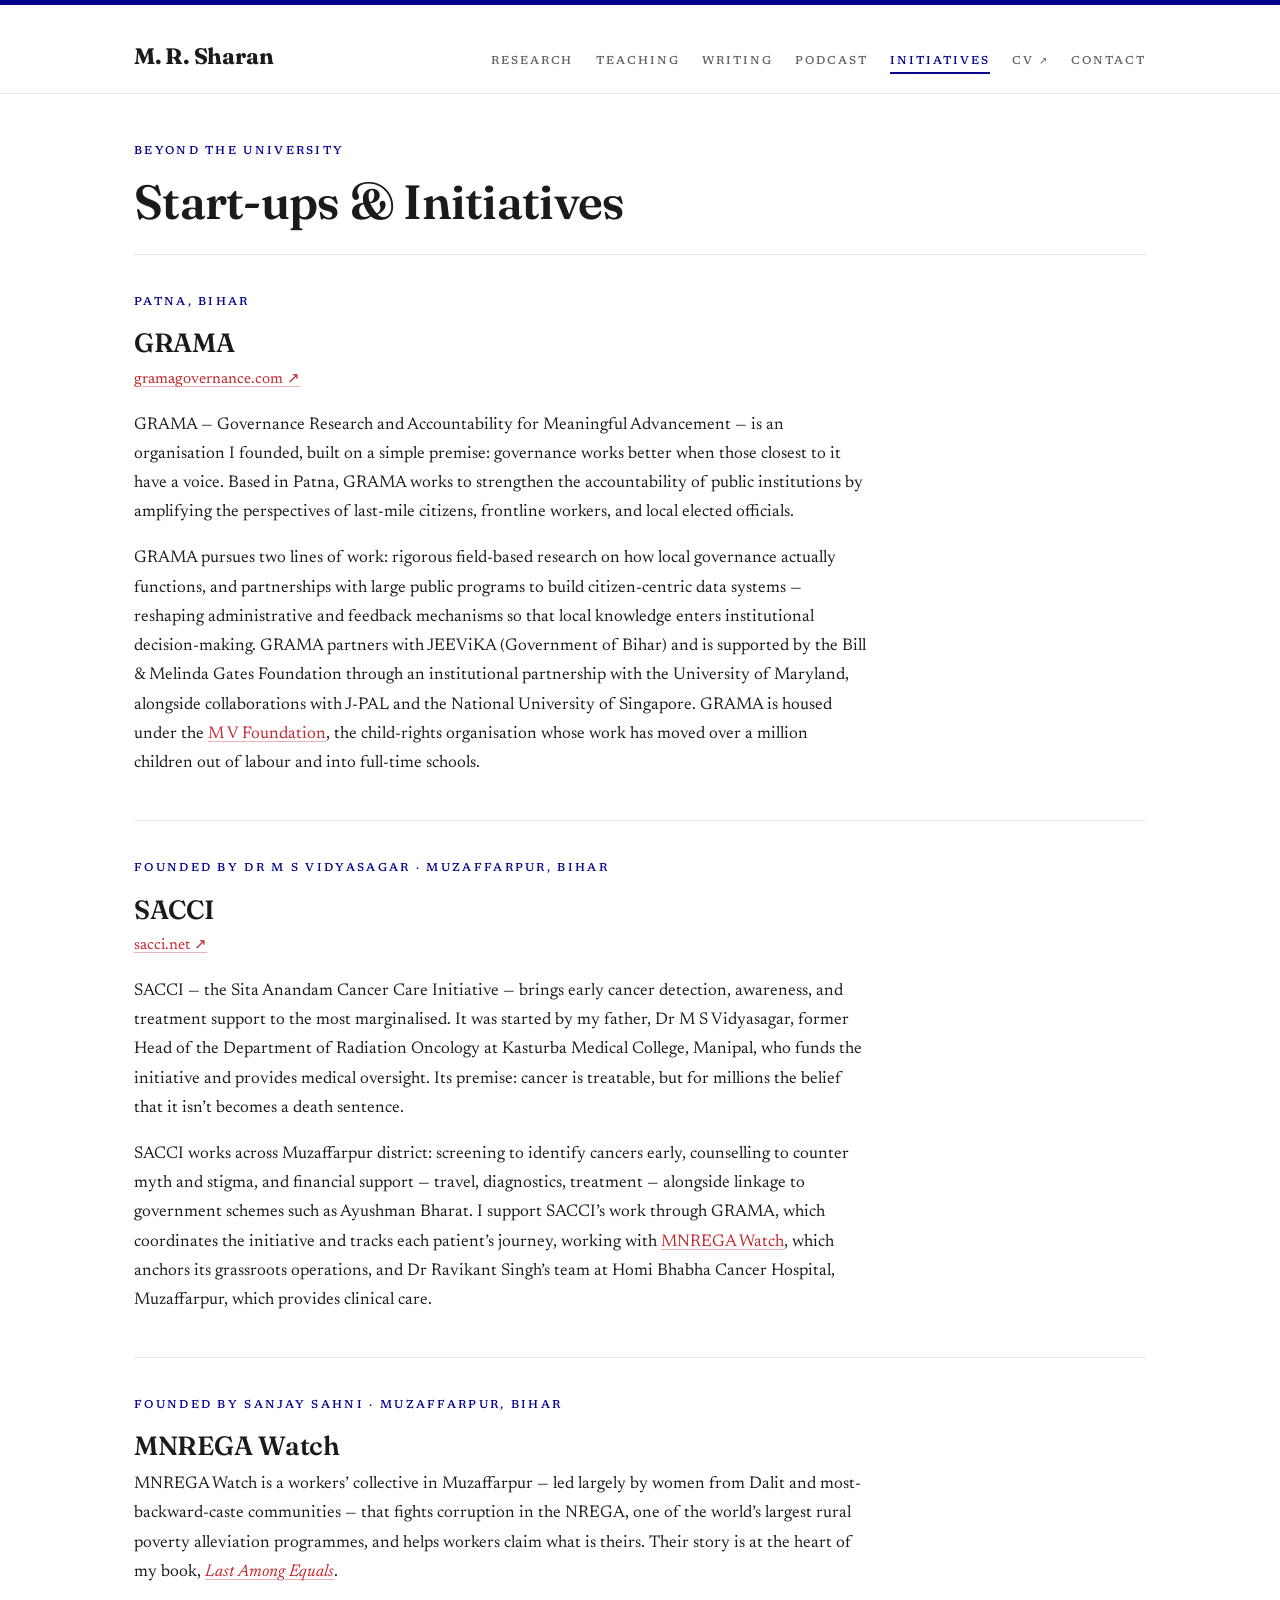
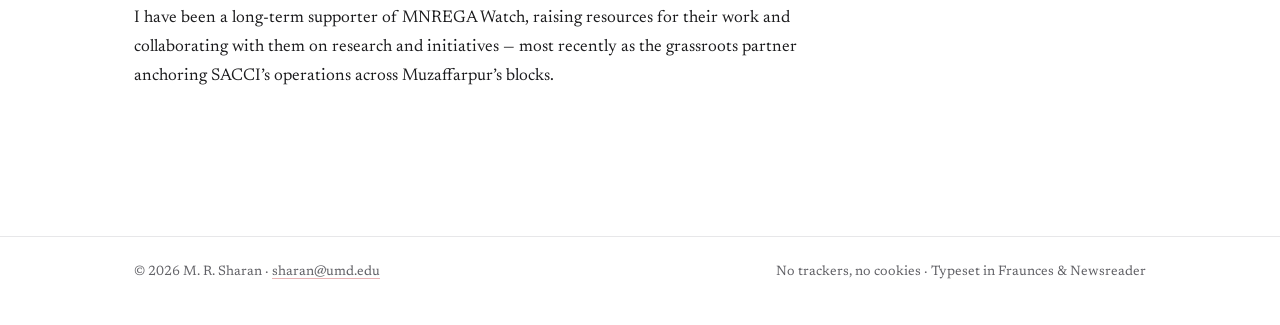
<file: startups.html>
<!doctype html>
<html lang="en">
<head>
<meta charset="utf-8">
<meta name="viewport" content="width=device-width, initial-scale=1">
<title>Start-ups &amp; Initiatives &mdash; M. R. Sharan</title>
<meta name="description" content="Organizations M. R. Sharan has founded and supports: GRAMA (Governance, Ground Up), SACCI (Sita Anandam Cancer Care Initiative), and MNREGA Watch.">
<meta name="author" content="M. R. Sharan">
<link rel="canonical" href="https://www.mrsharan.com/startups">
<link rel="icon" type="image/svg+xml" href="favicon.svg">
<link rel="stylesheet" href="css/fonts.css">
<link rel="stylesheet" href="css/style.css?v=3">
<meta property="og:title" content="Start-ups &amp; Initiatives — M. R. Sharan">
<meta property="og:description" content="GRAMA, SACCI, and MNREGA Watch — governance research, cancer care, and workers' rights in Bihar.">
<meta property="og:image" content="https://www.mrsharan.com/images/sharan.jpg">
<meta property="og:url" content="https://www.mrsharan.com/startups">
<meta property="og:type" content="website">
</head>
<body>

<div class="masthead-wrap">
  <header class="masthead">
    <a class="brand" href="index.html">M.&thinsp;R.&thinsp;Sharan</a>
    <nav aria-label="Primary">
      <ul>
        <li><a href="research.html">Research</a></li>
        <li><a href="teaching.html">Teaching</a></li>
        <li><a href="writing.html">Writing</a></li>
        <li><a href="podcast.html">Podcast</a></li>
        <li><a class="current" href="startups.html">Initiatives</a></li>
        <li><a href="cv.pdf" target="_blank" rel="noopener">CV&nbsp;<span class="ext">&#8599;</span></a></li>
        <li><a href="contact.html">Contact</a></li>
      </ul>
    </nav>
  </header>
</div>

<main>
  <span class="kicker">Beyond the university</span>
  <h1 class="page-title">Start-ups &amp; Initiatives</h1>

  <section class="course">
    <span class="kicker">Patna, Bihar</span>
    <h2>GRAMA</h2>
    <div class="course-meta"><a href="https://gramagovernance.com" target="_blank" rel="noopener">gramagovernance.com&nbsp;&#8599;</a></div>
    <p>GRAMA &mdash; Governance Research and Accountability for Meaningful Advancement &mdash; is an organisation I founded, built on a simple premise: governance works better when those closest to it have a voice. Based in Patna, GRAMA works to strengthen the accountability of public institutions by amplifying the perspectives of last-mile citizens, frontline workers, and local elected officials.</p>
    <p>GRAMA pursues two lines of work: rigorous field-based research on how local governance actually functions, and partnerships with large public programs to build citizen-centric data systems &mdash; reshaping administrative and feedback mechanisms so that local knowledge enters institutional decision-making. GRAMA partners with JEEViKA (Government of Bihar) and is supported by the Bill &amp; Melinda Gates Foundation through an institutional partnership with the University of Maryland, alongside collaborations with J-PAL and the National University of Singapore. GRAMA is housed under the <a href="https://mvfindia.in/" target="_blank" rel="noopener">M&nbsp;V&nbsp;Foundation</a>, the child-rights organisation whose work has moved over a million children out of labour and into full-time schools.</p>
  </section>

  <section class="course">
    <span class="kicker">Founded by Dr M S Vidyasagar &middot; Muzaffarpur, Bihar</span>
    <h2>SACCI</h2>
    <div class="course-meta"><a href="https://sacci.net" target="_blank" rel="noopener">sacci.net&nbsp;&#8599;</a></div>
    <p>SACCI &mdash; the Sita Anandam Cancer Care Initiative &mdash; brings early cancer detection, awareness, and treatment support to the most marginalised. It was started by my father, Dr M S Vidyasagar, former Head of the Department of Radiation Oncology at Kasturba Medical College, Manipal, who funds the initiative and provides medical oversight. Its premise: cancer is treatable, but for millions the belief that it isn&rsquo;t becomes a death sentence.</p>
    <p>SACCI works across Muzaffarpur district: screening to identify cancers early, counselling to counter myth and stigma, and financial support &mdash; travel, diagnostics, treatment &mdash; alongside linkage to government schemes such as Ayushman Bharat. I support SACCI&rsquo;s work through GRAMA, which coordinates the initiative and tracks each patient&rsquo;s journey, working with <a href="#mnrega-watch">MNREGA Watch</a>, which anchors its grassroots operations, and Dr Ravikant Singh&rsquo;s team at Homi Bhabha Cancer Hospital, Muzaffarpur, which provides clinical care.</p>
  </section>

  <section class="course" id="mnrega-watch">
    <span class="kicker">Founded by Sanjay Sahni &middot; Muzaffarpur, Bihar</span>
    <h2>MNREGA Watch</h2>
    <p>MNREGA Watch is a workers&rsquo; collective in Muzaffarpur &mdash; led largely by women from Dalit and most-backward-caste communities &mdash; that fights corruption in the NREGA, one of the world&rsquo;s largest rural poverty alleviation programmes, and helps workers claim what is theirs. Their story is at the heart of my book, <em><a href="writing.html">Last Among Equals</a></em>.</p>
    <p>I have been a long-term supporter of MNREGA Watch, raising resources for their work and collaborating with them on research and initiatives &mdash; most recently as the grassroots partner anchoring SACCI&rsquo;s operations across Muzaffarpur&rsquo;s blocks.</p>
  </section>
</main>

<footer>
  <div class="foot">
    <div>&copy; 2026 M.&thinsp;R.&thinsp;Sharan &middot; <a href="mailto:sharan@umd.edu">sharan@umd.edu</a></div>
    <div>No trackers, no cookies &middot; Typeset in Fraunces &amp; Newsreader</div>
  </div>
</footer>

</body>
</html>
</file>
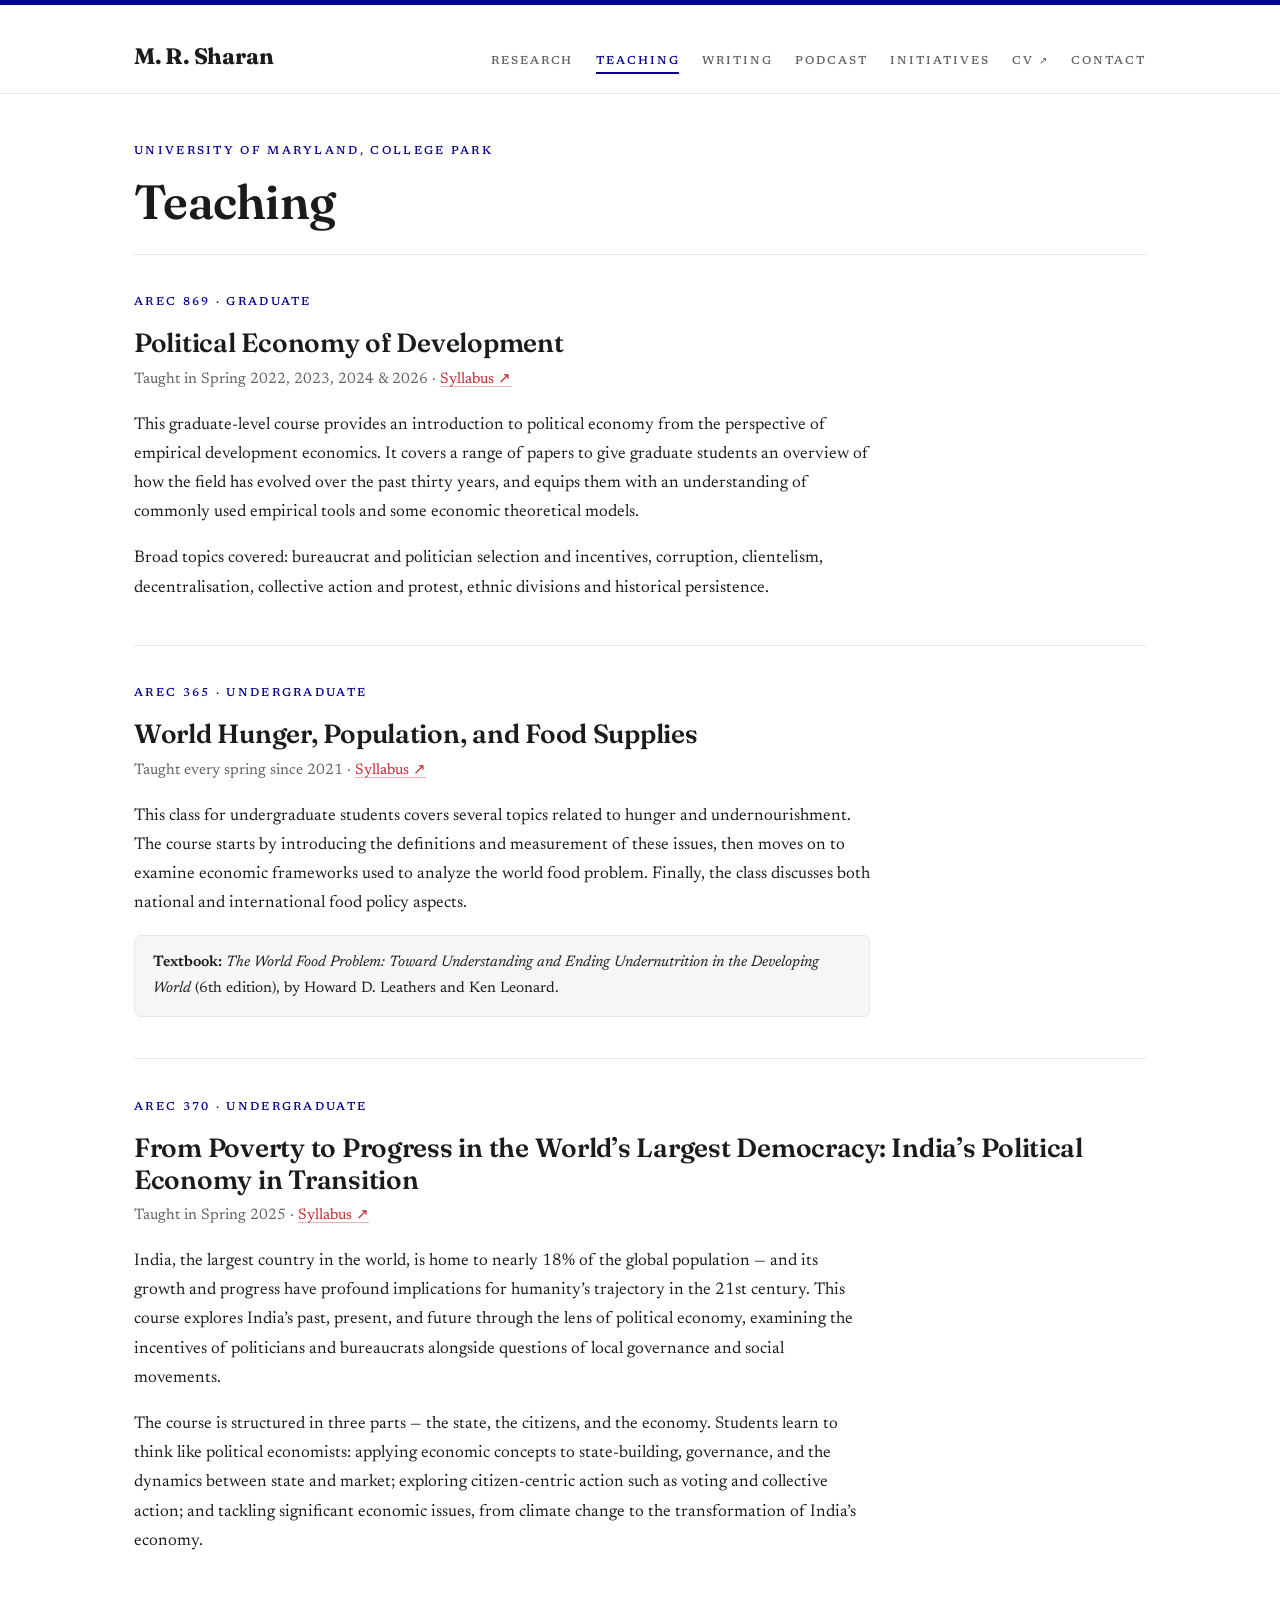
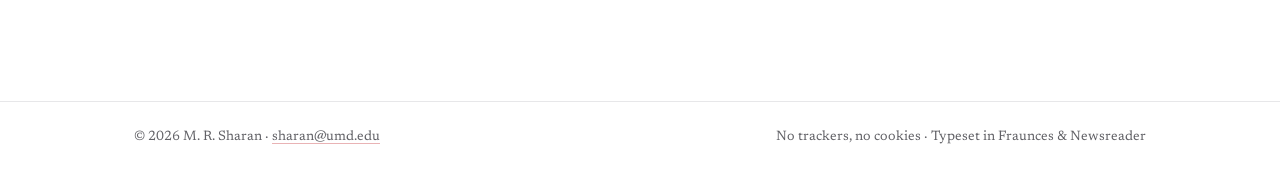
<file: teaching.html>
<!doctype html>
<html lang="en">
<head>
<meta charset="utf-8">
<meta name="viewport" content="width=device-width, initial-scale=1">
<title>Teaching &mdash; M. R. Sharan</title>
<meta name="description" content="Courses taught by M. R. Sharan at the University of Maryland: AREC 869 (Political Economy of Development), AREC 365 (World Hunger, Population, and Food Supplies), and AREC 370 (India's Political Economy in Transition).">
<meta name="author" content="M. R. Sharan">
<link rel="canonical" href="https://www.mrsharan.com/teaching">
<link rel="icon" type="image/svg+xml" href="favicon.svg">
<link rel="stylesheet" href="css/fonts.css">
<link rel="stylesheet" href="css/style.css?v=3">
<meta property="og:title" content="Teaching — M. R. Sharan">
<meta property="og:description" content="AREC 869: Political Economy of Development. AREC 365: World Hunger, Population, and Food Supplies. AREC 370: India's Political Economy in Transition.">
<meta property="og:image" content="https://www.mrsharan.com/images/sharan.jpg">
<meta property="og:url" content="https://www.mrsharan.com/teaching">
<meta property="og:type" content="website">
</head>
<body>

<div class="masthead-wrap">
  <header class="masthead">
    <a class="brand" href="index.html">M.&thinsp;R.&thinsp;Sharan</a>
    <nav aria-label="Primary">
      <ul>
        <li><a href="research.html">Research</a></li>
        <li><a class="current" href="teaching.html">Teaching</a></li>
        <li><a href="writing.html">Writing</a></li>
        <li><a href="podcast.html">Podcast</a></li>
        <li><a href="startups.html">Initiatives</a></li>
        <li><a href="cv.pdf" target="_blank" rel="noopener">CV&nbsp;<span class="ext">&#8599;</span></a></li>
        <li><a href="contact.html">Contact</a></li>
      </ul>
    </nav>
  </header>
</div>

<main>
  <span class="kicker">University of Maryland, College Park</span>
  <h1 class="page-title">Teaching</h1>

  <section class="course">
    <span class="kicker">AREC 869 &middot; Graduate</span>
    <h2>Political Economy of Development</h2>
    <div class="course-meta">Taught in Spring 2022, 2023, 2024 &amp; 2026 &middot; <a href="files/arec869-syllabus.pdf" target="_blank" rel="noopener">Syllabus&nbsp;&#8599;</a></div>
    <p>This graduate-level course provides an introduction to political economy from the perspective of empirical development economics. It covers a range of papers to give graduate students an overview of how the field has evolved over the past thirty years, and equips them with an understanding of commonly used empirical tools and some economic theoretical models.</p>
    <p>Broad topics covered: bureaucrat and politician selection and incentives, corruption, clientelism, decentralisation, collective action and protest, ethnic divisions and historical persistence.</p>
  </section>

  <section class="course">
    <span class="kicker">AREC 365 &middot; Undergraduate</span>
    <h2>World Hunger, Population, and Food Supplies</h2>
    <div class="course-meta">Taught every spring since 2021 &middot; <a href="files/arec365-syllabus.pdf" target="_blank" rel="noopener">Syllabus&nbsp;&#8599;</a></div>
    <p>This class for undergraduate students covers several topics related to hunger and undernourishment. The course starts by introducing the definitions and measurement of these issues, then moves on to examine economic frameworks used to analyze the world food problem. Finally, the class discusses both national and international food policy aspects.</p>
    <p class="note"><strong>Textbook:</strong> <em>The World Food Problem: Toward Understanding and Ending Undernutrition in the Developing World</em> (6th edition), by Howard D. Leathers and Ken Leonard.</p>
  </section>

  <section class="course">
    <span class="kicker">AREC 370 &middot; Undergraduate</span>
    <h2>From Poverty to Progress in the World&rsquo;s Largest Democracy: India&rsquo;s Political Economy in Transition</h2>
    <div class="course-meta">Taught in Spring 2025 &middot; <a href="files/arec370-syllabus.pdf" target="_blank" rel="noopener">Syllabus&nbsp;&#8599;</a></div>
    <p>India, the largest country in the world, is home to nearly 18% of the global population &mdash; and its growth and progress have profound implications for humanity&rsquo;s trajectory in the 21st century. This course explores India&rsquo;s past, present, and future through the lens of political economy, examining the incentives of politicians and bureaucrats alongside questions of local governance and social movements.</p>
    <p>The course is structured in three parts &mdash; the state, the citizens, and the economy. Students learn to think like political economists: applying economic concepts to state-building, governance, and the dynamics between state and market; exploring citizen-centric action such as voting and collective action; and tackling significant economic issues, from climate change to the transformation of India&rsquo;s economy.</p>
  </section>
</main>

<footer>
  <div class="foot">
    <div>&copy; 2026 M.&thinsp;R.&thinsp;Sharan &middot; <a href="mailto:sharan@umd.edu">sharan@umd.edu</a></div>
    <div>No trackers, no cookies &middot; Typeset in Fraunces &amp; Newsreader</div>
  </div>
</footer>

</body>
</html>
</file>
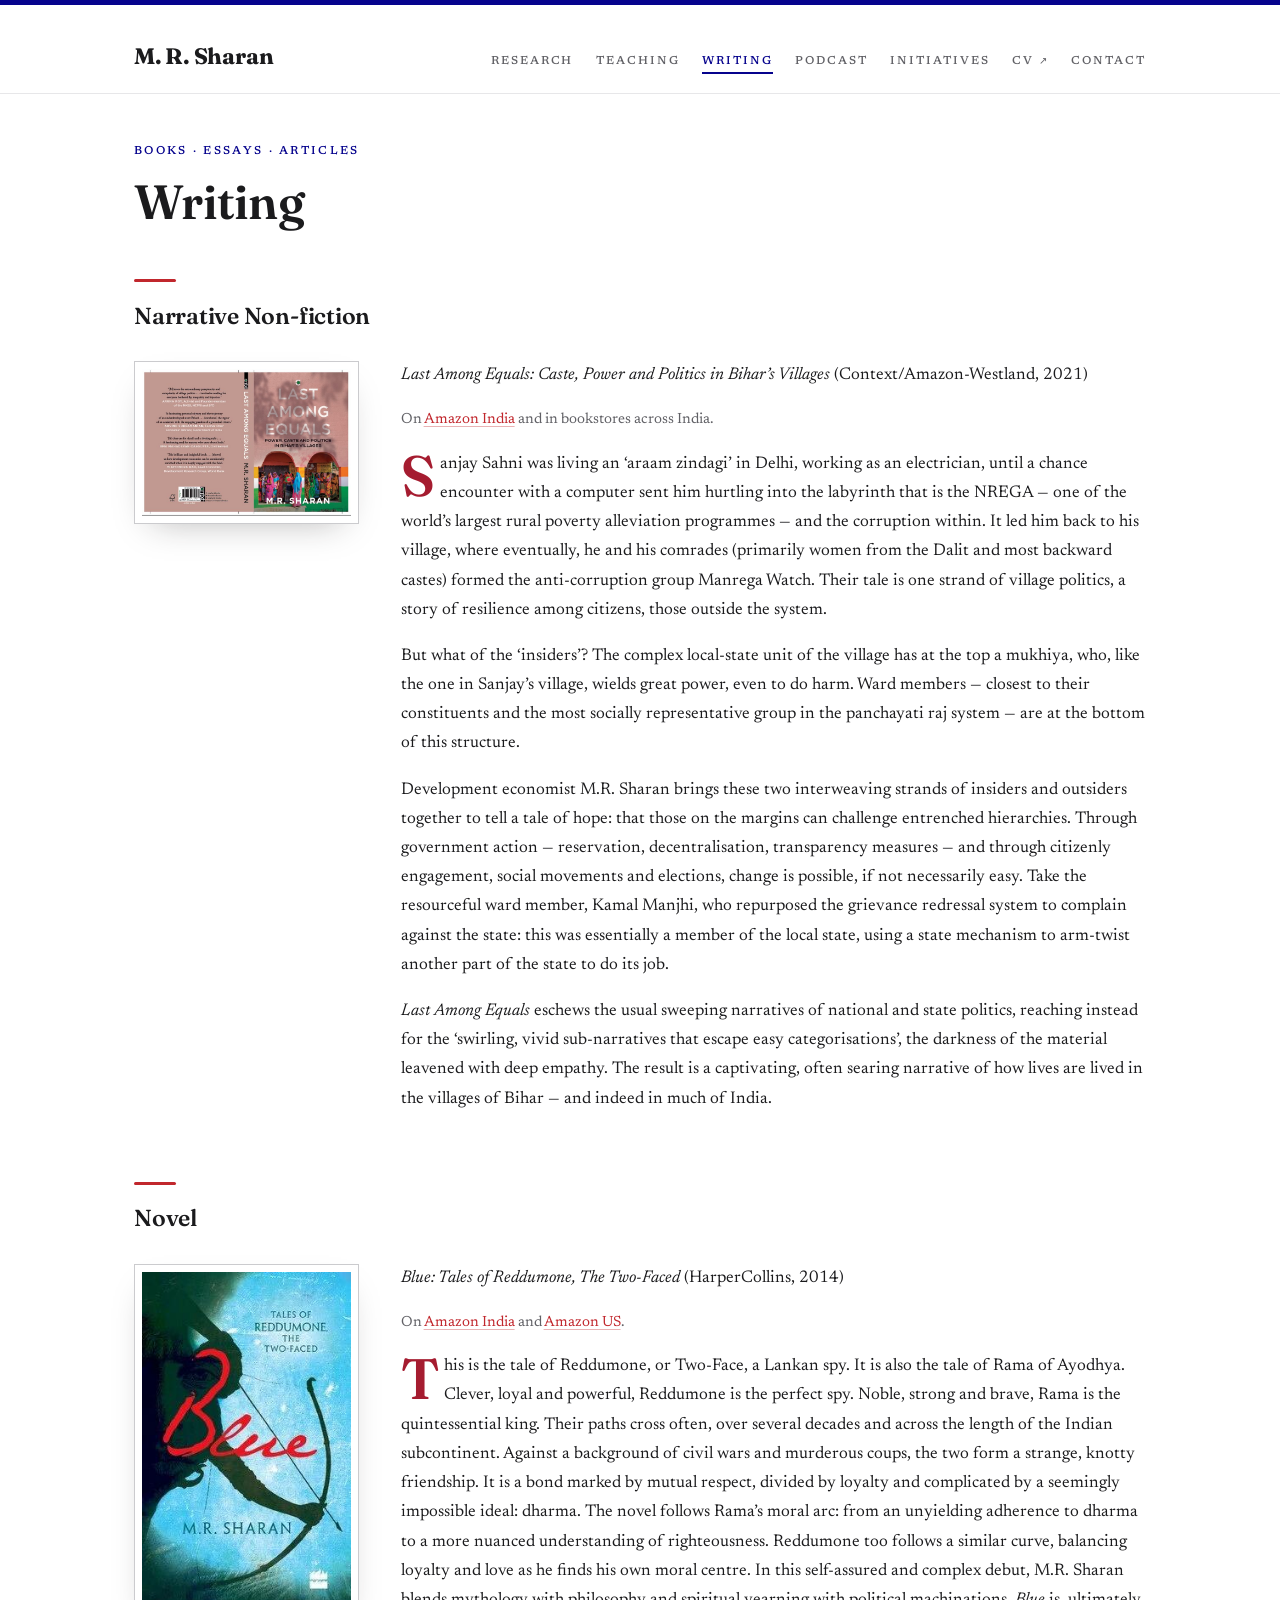
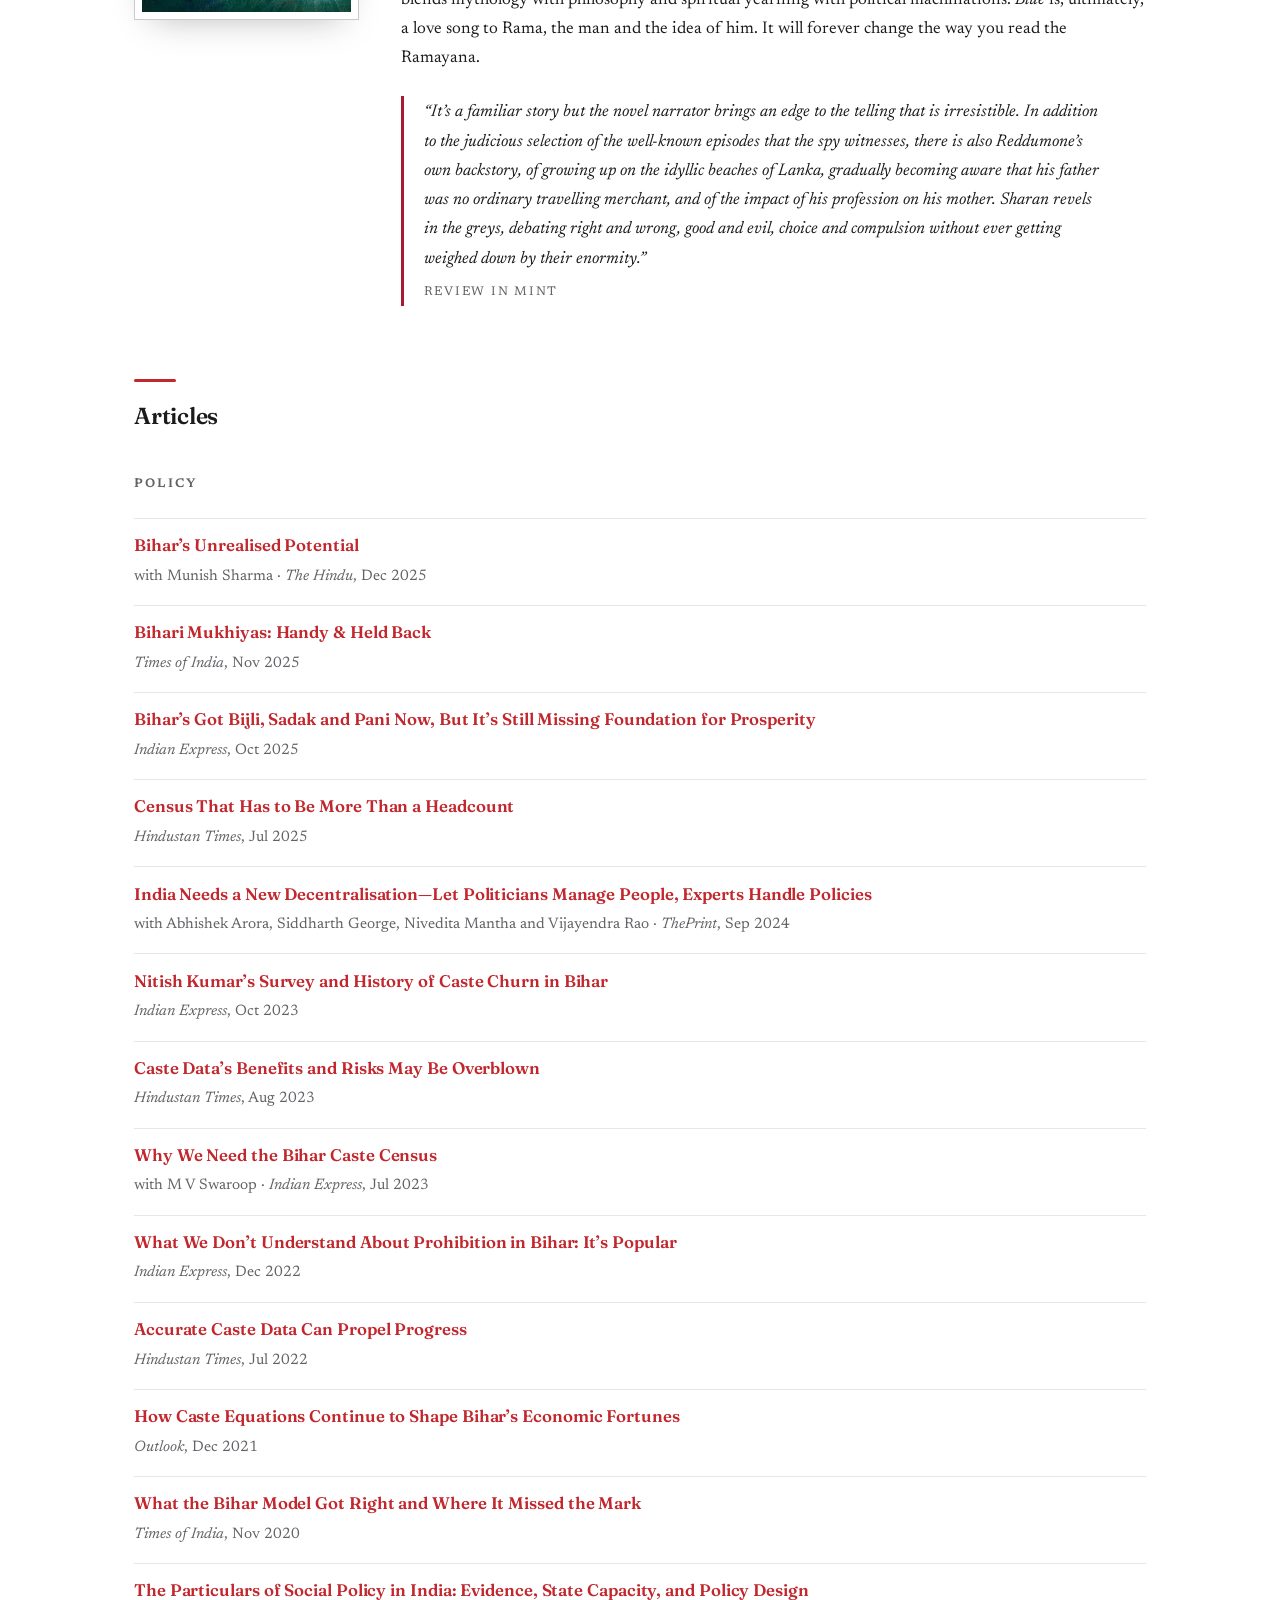
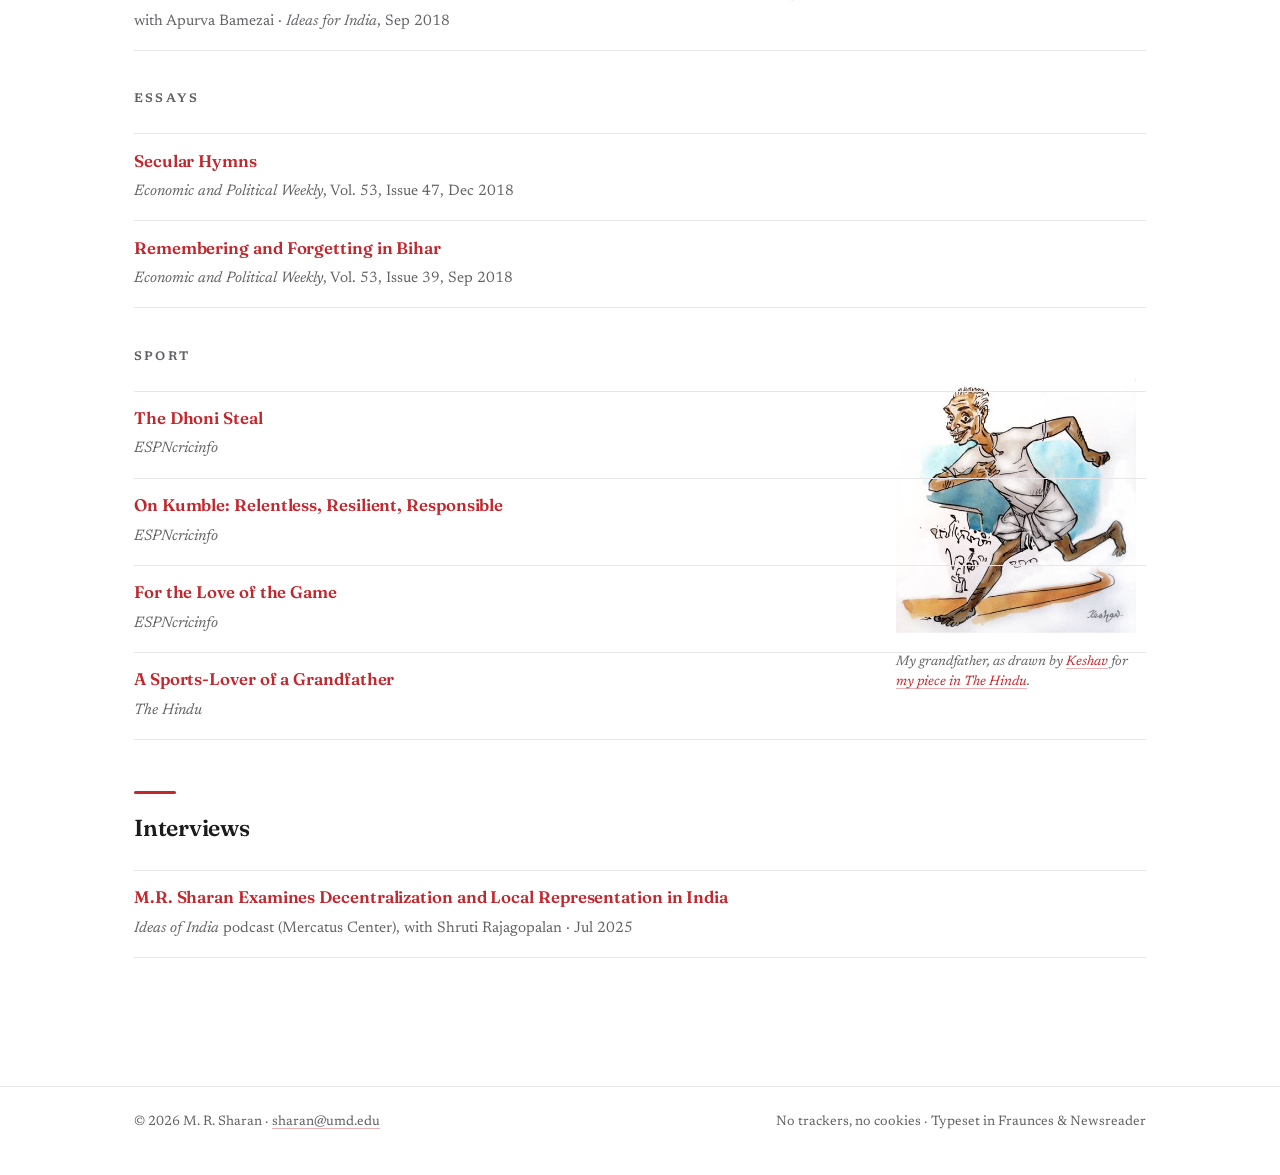
<file: writing.html>
<!doctype html>
<html lang="en">
<head>
<meta charset="utf-8">
<meta name="viewport" content="width=device-width, initial-scale=1">
<title>Writing &mdash; M. R. Sharan</title>
<meta name="description" content="Books and essays by M. R. Sharan: Last Among Equals (2021), the novel Blue (2014), and articles in The Hindu, Indian Express, Hindustan Times, EPW, and ESPNcricinfo.">
<meta name="author" content="M. R. Sharan">
<link rel="canonical" href="https://www.mrsharan.com/writing">
<link rel="icon" type="image/svg+xml" href="favicon.svg">
<link rel="stylesheet" href="css/fonts.css">
<link rel="stylesheet" href="css/style.css?v=3">
<meta property="og:title" content="Writing — M. R. Sharan">
<meta property="og:description" content="Last Among Equals (2021), the novel Blue (2014), and articles on politics, caste, and cricket.">
<meta property="og:image" content="https://www.mrsharan.com/images/last-among-equals.jpg">
<meta property="og:url" content="https://www.mrsharan.com/writing">
<meta property="og:type" content="website">
</head>
<body>

<div class="masthead-wrap">
  <header class="masthead">
    <a class="brand" href="index.html">M.&thinsp;R.&thinsp;Sharan</a>
    <nav aria-label="Primary">
      <ul>
        <li><a href="research.html">Research</a></li>
        <li><a href="teaching.html">Teaching</a></li>
        <li><a class="current" href="writing.html">Writing</a></li>
        <li><a href="podcast.html">Podcast</a></li>
        <li><a href="startups.html">Initiatives</a></li>
        <li><a href="cv.pdf" target="_blank" rel="noopener">CV&nbsp;<span class="ext">&#8599;</span></a></li>
        <li><a href="contact.html">Contact</a></li>
      </ul>
    </nav>
  </header>
</div>

<main>
  <span class="kicker">Books &middot; Essays &middot; Articles</span>
  <h1 class="page-title">Writing</h1>

  <h2 class="sec">Narrative Non-fiction</h2>
  <div class="book">
    <div class="book-cover">
      <img class="frame" src="images/last-among-equals.jpg" alt="Last Among Equals — book cover">
    </div>
    <div>
      <p><em>Last Among Equals: Caste, Power and Politics in Bihar&rsquo;s Villages</em> (Context/Amazon-Westland, 2021)</p>
      <p class="book-buy">On <a href="https://www.amazon.in/Last-Among-Equals-Politics-Villages/dp/9390679664">Amazon India</a> and in bookstores across India.</p>
      <p class="dropcap">Sanjay Sahni was living an &lsquo;araam zindagi&rsquo; in Delhi, working as an electrician, until a chance encounter with a computer sent him hurtling into the labyrinth that is the NREGA &mdash; one of the world&rsquo;s largest rural poverty alleviation programmes &mdash; and the corruption within. It led him back to his village, where eventually, he and his comrades (primarily women from the Dalit and most backward castes) formed the anti-corruption group Manrega Watch. Their tale is one strand of village politics, a story of resilience among citizens, those outside the system.</p>
      <p>But what of the &lsquo;insiders&rsquo;? The complex local-state unit of the village has at the top a mukhiya, who, like the one in Sanjay&rsquo;s village, wields great power, even to do harm. Ward members &mdash; closest to their constituents and the most socially representative group in the panchayati raj system &mdash; are at the bottom of this structure.</p>
      <p>Development economist M.R. Sharan brings these two interweaving strands of insiders and outsiders together to tell a tale of hope: that those on the margins can challenge entrenched hierarchies. Through government action &mdash; reservation, decentralisation, transparency measures &mdash; and through citizenly engagement, social movements and elections, change is possible, if not necessarily easy. Take the resourceful ward member, Kamal Manjhi, who repurposed the grievance redressal system to complain against the state: this was essentially a member of the local state, using a state mechanism to arm-twist another part of the state to do its job.</p>
      <p><em>Last Among Equals</em> eschews the usual sweeping narratives of national and state politics, reaching instead for the &lsquo;swirling, vivid sub-narratives that escape easy categorisations&rsquo;, the darkness of the material leavened with deep empathy. The result is a captivating, often searing narrative of how lives are lived in the villages of Bihar &mdash; and indeed in much of India.</p>
    </div>
  </div>

  <h2 class="sec">Novel</h2>
  <div class="book">
    <div class="book-cover">
      <img class="frame" src="images/blue.jpg" alt="Blue — book cover">
    </div>
    <div>
      <p><em>Blue: Tales of Reddumone, The Two-Faced</em> (HarperCollins, 2014)</p>
      <p class="book-buy">On <a href="https://www.amazon.in/BLUE-REDDUMONE-TWO-FACED-M-R-Sharan/dp/9351362833">Amazon India</a> and <a href="https://www.amazon.com/BLUE-REDDUMONE-TWO-FACED-M-R-Sharan/dp/9351362833">Amazon US</a>.</p>
      <p class="dropcap">This is the tale of Reddumone, or Two-Face, a Lankan spy. It is also the tale of Rama of Ayodhya. Clever, loyal and powerful, Reddumone is the perfect spy. Noble, strong and brave, Rama is the quintessential king. Their paths cross often, over several decades and across the length of the Indian subcontinent. Against a background of civil wars and murderous coups, the two form a strange, knotty friendship. It is a bond marked by mutual respect, divided by loyalty and complicated by a seemingly impossible ideal: dharma. The novel follows Rama&rsquo;s moral arc: from an unyielding adherence to dharma to a more nuanced understanding of righteousness. Reddumone too follows a similar curve, balancing loyalty and love as he finds his own moral centre. In this self-assured and complex debut, M.R. Sharan blends mythology with philosophy and spiritual yearning with political machinations. <em>Blue</em> is, ultimately, a love song to Rama, the man and the idea of him. It will forever change the way you read the Ramayana.</p>
      <blockquote>
        &ldquo;It&rsquo;s a familiar story but the novel narrator brings an edge to the telling that is irresistible. In addition to the judicious selection of the well-known episodes that the spy witnesses, there is also Reddumone&rsquo;s own backstory, of growing up on the idyllic beaches of Lanka, gradually becoming aware that his father was no ordinary travelling merchant, and of the impact of his profession on his mother. Sharan revels in the greys, debating right and wrong, good and evil, choice and compulsion without ever getting weighed down by their enormity.&rdquo;
        <span class="cite">Review in Mint</span>
      </blockquote>
    </div>
  </div>

  <h2 class="sec">Articles</h2>

  <h3 class="subsec">Policy</h3>
  <ul class="pub-list pub-list--sm">
    <li class="pub">
      <div class="pub-title"><a href="https://www.thehindu.com/opinion/op-ed/bihars-unrealised-potential/article70445988.ece">Bihar&rsquo;s Unrealised Potential</a></div>
      <div class="pub-meta">with Munish Sharma &middot; <em>The Hindu</em>, Dec 2025</div>
    </li>
    <li class="pub">
      <div class="pub-title"><a href="https://timesofindia.indiatimes.com/toi-plus/politics/bihari-mukhiyas-handy-held-back/articleshow/125091106.cms">Bihari Mukhiyas: Handy &amp; Held Back</a></div>
      <div class="pub-meta"><em>Times of India</em>, Nov 2025</div>
    </li>
    <li class="pub">
      <div class="pub-title"><a href="https://indianexpress.com/article/opinion/columns/the-bihar-paradox-visible-development-invisible-prosperity-10291024/">Bihar&rsquo;s Got Bijli, Sadak and Pani Now, But It&rsquo;s Still Missing Foundation for Prosperity</a></div>
      <div class="pub-meta"><em>Indian Express</em>, Oct 2025</div>
    </li>
    <li class="pub">
      <div class="pub-title"><a href="https://www.hindustantimes.com/opinion/census-that-has-to-be-more-than-just-a-head-count-101749226574268.html">Census That Has to Be More Than a Headcount</a></div>
      <div class="pub-meta"><em>Hindustan Times</em>, Jul 2025</div>
    </li>
    <li class="pub">
      <div class="pub-title"><a href="https://theprint.in/opinion/india-needs-a-new-decentralisation-let-politicians-manage-people-experts-handle-policies/2283466/">India Needs a New Decentralisation&mdash;Let Politicians Manage People, Experts Handle Policies</a></div>
      <div class="pub-meta">with Abhishek Arora, Siddharth George, Nivedita Mantha and Vijayendra Rao &middot; <em>ThePrint</em>, Sep 2024</div>
    </li>
    <li class="pub">
      <div class="pub-title"><a href="https://indianexpress.com/article/explained/explained-politics/mr-sharan-explains-caste-survey-bihar-8968722/">Nitish Kumar&rsquo;s Survey and History of Caste Churn in Bihar</a></div>
      <div class="pub-meta"><em>Indian Express</em>, Oct 2023</div>
    </li>
    <li class="pub">
      <div class="pub-title"><a href="https://www.hindustantimes.com/opinion/caste-data-s-benefits-and-risks-may-be-overblown-101691762367914.html">Caste Data&rsquo;s Benefits and Risks May Be Overblown</a></div>
      <div class="pub-meta"><em>Hindustan Times</em>, Aug 2023</div>
    </li>
    <li class="pub">
      <div class="pub-title"><a href="https://indianexpress.com/article/opinion/columns/why-we-need-the-bihar-caste-census-8699418/">Why We Need the Bihar Caste Census</a></div>
      <div class="pub-meta">with M V Swaroop &middot; <em>Indian Express</em>, Jul 2023</div>
    </li>
    <li class="pub">
      <div class="pub-title"><a href="https://indianexpress.com/article/opinion/columns/m-r-sharan-prohibition-bihar-popular-8337061/">What We Don&rsquo;t Understand About Prohibition in Bihar: It&rsquo;s Popular</a></div>
      <div class="pub-meta"><em>Indian Express</em>, Dec 2022</div>
    </li>
    <li class="pub">
      <div class="pub-title"><a href="https://www.hindustantimes.com/opinion/accurate-caste-data-can-propel-progress-101658839770157.html">Accurate Caste Data Can Propel Progress</a></div>
      <div class="pub-meta"><em>Hindustan Times</em>, Jul 2022</div>
    </li>
    <li class="pub">
      <div class="pub-title"><a href="https://www.outlookindia.com/magazine/story/india-news-how-caste-equations-continue-to-shape-bihars-economic-fortunes/305289">How Caste Equations Continue to Shape Bihar&rsquo;s Economic Fortunes</a></div>
      <div class="pub-meta"><em>Outlook</em>, Dec 2021</div>
    </li>
    <li class="pub">
      <div class="pub-title"><a href="https://timesofindia.indiatimes.com/blogs/voices/what-the-bihar-model-got-right-and-where-it-missed-the-mark/">What the Bihar Model Got Right and Where It Missed the Mark</a></div>
      <div class="pub-meta"><em>Times of India</em>, Nov 2020</div>
    </li>
    <li class="pub">
      <div class="pub-title"><a href="https://www.ideasforindia.in/topics/miscellany/the-particulars-of-social-policy-in-india-evidence-state-capacity-and-policy-design.html">The Particulars of Social Policy in India: Evidence, State Capacity, and Policy Design</a></div>
      <div class="pub-meta">with Apurva Bamezai &middot; <em>Ideas for India</em>, Sep 2018</div>
    </li>
  </ul>

  <h3 class="subsec">Essays</h3>
  <ul class="pub-list pub-list--sm">
    <li class="pub">
      <div class="pub-title"><a href="https://www.epw.in/journal/2018/47/postscript/%E2%80%8Bsecular-hymns.html">Secular Hymns</a></div>
      <div class="pub-meta"><em>Economic and Political Weekly</em>, Vol. 53, Issue 47, Dec 2018</div>
    </li>
    <li class="pub">
      <div class="pub-title"><a href="https://www.epw.in/journal/2018/39/postscript/remembering-and-forgetting-bihar.html">Remembering and Forgetting in Bihar</a></div>
      <div class="pub-meta"><em>Economic and Political Weekly</em>, Vol. 53, Issue 39, Sep 2018</div>
    </li>
  </ul>

  <h3 class="subsec">Sport</h3>
  <figure class="aside-figure">
    <img src="images/thatha-keshav.png" alt="Cartoon of M. R. Sharan's grandfather, drawn by Keshav">
    <figcaption>My grandfather, as drawn by <a href="https://twitter.com/keshav61">Keshav</a> for <a href="https://www.thehindu.com/opinion/open-page/a-sportslover-of-a-grandfather/article6515539.ece">my piece in <em>The Hindu</em></a>.</figcaption>
  </figure>
  <ul class="pub-list pub-list--sm">
    <li class="pub">
      <div class="pub-title"><a href="https://www.espncricinfo.com/story/_/id/26167938/sharan-mr-ms-dhoni-quick-feet">The Dhoni Steal</a></div>
      <div class="pub-meta"><em>ESPNcricinfo</em></div>
    </li>
    <li class="pub">
      <div class="pub-title"><a href="https://www.espncricinfo.com/story/_/id/21374543/relentless-resilient-responsible">On Kumble: Relentless, Resilient, Responsible</a></div>
      <div class="pub-meta"><em>ESPNcricinfo</em></div>
    </li>
    <li class="pub">
      <div class="pub-title"><a href="https://www.espncricinfo.com/story/_/id/22046363/for-love-game">For the Love of the Game</a></div>
      <div class="pub-meta"><em>ESPNcricinfo</em></div>
    </li>
    <li class="pub">
      <div class="pub-title"><a href="https://www.thehindu.com/opinion/open-page/a-sportslover-of-a-grandfather/article6515539.ece">A Sports-Lover of a Grandfather</a></div>
      <div class="pub-meta"><em>The Hindu</em></div>
    </li>
  </ul>

  <h2 class="sec" style="clear: both">Interviews</h2>
  <ul class="pub-list pub-list--sm">
    <li class="pub">
      <div class="pub-title"><a href="https://www.mercatus.org/ideasofindia/mr-sharan-examines-decentralization-and-local-representation-india">M.R. Sharan Examines Decentralization and Local Representation in India</a></div>
      <div class="pub-meta"><em>Ideas of India</em> podcast (Mercatus Center), with Shruti Rajagopalan &middot; Jul 2025</div>
    </li>
  </ul>
</main>

<footer>
  <div class="foot">
    <div>&copy; 2026 M.&thinsp;R.&thinsp;Sharan &middot; <a href="mailto:sharan@umd.edu">sharan@umd.edu</a></div>
    <div>No trackers, no cookies &middot; Typeset in Fraunces &amp; Newsreader</div>
  </div>
</footer>

</body>
</html>
</file>
<file: css/fonts.css>
@font-face {
  font-family: 'Fraunces';
  font-style: normal;
  font-weight: 400;
  font-display: swap;
  src: url(../fonts/fraunces-normal-400.woff2) format('woff2');
  unicode-range: U+0000-00FF, U+0131, U+0152-0153, U+02BB-02BC, U+02C6, U+02DA, U+02DC, U+0304, U+0308, U+0329, U+2000-206F, U+20AC, U+2122, U+2191, U+2193, U+2212, U+2215, U+FEFF, U+FFFD;
}
@font-face {
  font-family: 'Fraunces';
  font-style: normal;
  font-weight: 600;
  font-display: swap;
  src: url(../fonts/fraunces-normal-400.woff2) format('woff2');
  unicode-range: U+0000-00FF, U+0131, U+0152-0153, U+02BB-02BC, U+02C6, U+02DA, U+02DC, U+0304, U+0308, U+0329, U+2000-206F, U+20AC, U+2122, U+2191, U+2193, U+2212, U+2215, U+FEFF, U+FFFD;
}
@font-face {
  font-family: 'Fraunces';
  font-style: normal;
  font-weight: 700;
  font-display: swap;
  src: url(../fonts/fraunces-normal-400.woff2) format('woff2');
  unicode-range: U+0000-00FF, U+0131, U+0152-0153, U+02BB-02BC, U+02C6, U+02DA, U+02DC, U+0304, U+0308, U+0329, U+2000-206F, U+20AC, U+2122, U+2191, U+2193, U+2212, U+2215, U+FEFF, U+FFFD;
}
@font-face {
  font-family: 'Newsreader';
  font-style: italic;
  font-weight: 400;
  font-display: swap;
  src: url(../fonts/newsreader-italic-400.woff2) format('woff2');
  unicode-range: U+0000-00FF, U+0131, U+0152-0153, U+02BB-02BC, U+02C6, U+02DA, U+02DC, U+0304, U+0308, U+0329, U+2000-206F, U+20AC, U+2122, U+2191, U+2193, U+2212, U+2215, U+FEFF, U+FFFD;
}
@font-face {
  font-family: 'Newsreader';
  font-style: italic;
  font-weight: 500;
  font-display: swap;
  src: url(../fonts/newsreader-italic-400.woff2) format('woff2');
  unicode-range: U+0000-00FF, U+0131, U+0152-0153, U+02BB-02BC, U+02C6, U+02DA, U+02DC, U+0304, U+0308, U+0329, U+2000-206F, U+20AC, U+2122, U+2191, U+2193, U+2212, U+2215, U+FEFF, U+FFFD;
}
@font-face {
  font-family: 'Newsreader';
  font-style: normal;
  font-weight: 400;
  font-display: swap;
  src: url(../fonts/newsreader-normal-400.woff2) format('woff2');
  unicode-range: U+0000-00FF, U+0131, U+0152-0153, U+02BB-02BC, U+02C6, U+02DA, U+02DC, U+0304, U+0308, U+0329, U+2000-206F, U+20AC, U+2122, U+2191, U+2193, U+2212, U+2215, U+FEFF, U+FFFD;
}
@font-face {
  font-family: 'Newsreader';
  font-style: normal;
  font-weight: 500;
  font-display: swap;
  src: url(../fonts/newsreader-normal-400.woff2) format('woff2');
  unicode-range: U+0000-00FF, U+0131, U+0152-0153, U+02BB-02BC, U+02C6, U+02DA, U+02DC, U+0304, U+0308, U+0329, U+2000-206F, U+20AC, U+2122, U+2191, U+2193, U+2212, U+2215, U+FEFF, U+FFFD;
}
@font-face {
  font-family: 'Newsreader';
  font-style: normal;
  font-weight: 600;
  font-display: swap;
  src: url(../fonts/newsreader-normal-400.woff2) format('woff2');
  unicode-range: U+0000-00FF, U+0131, U+0152-0153, U+02BB-02BC, U+02C6, U+02DA, U+02DC, U+0304, U+0308, U+0329, U+2000-206F, U+20AC, U+2122, U+2191, U+2193, U+2212, U+2215, U+FEFF, U+FFFD;
}
</file>
<file: css/style.css>
/* ==========================================================================
   mrsharan.com — editorial stylesheet
   Palette: white, red & charkha blue, with crimson here and there.
   Type: Fraunces (display) + Newsreader (text), self-hosted in ../fonts/
   ========================================================================== */

:root {
  --paper: #FFFFFF;
  --paper-2: #F6F6F8;
  --ink: #1B1B1D;
  --ink-2: #616166;
  --rule: #E7E7E9;
  --rule-dark: #CBCBCE;
  --red: #C1272D;          /* flag red */
  --crimson: #A51C30;      /* Harvard crimson */
  --red-deep: #7E1220;
  --chakra: #06038D;       /* Ashoka Chakra blue */
  --display: 'Fraunces', 'Iowan Old Style', Georgia, serif;
  --text: 'Newsreader', Georgia, 'Times New Roman', serif;
  --max: 1060px;
}

* { margin: 0; padding: 0; box-sizing: border-box; }

html { background: var(--paper); scroll-behavior: smooth; }

body {
  font-family: var(--text);
  font-size: 1.0625rem;
  line-height: 1.72;
  color: var(--ink);
  border-top: 5px solid var(--chakra); /* the charkha thread */
  -webkit-font-smoothing: antialiased;
  text-rendering: optimizeLegibility;
}

::selection { background: rgba(6, 3, 141, 0.10); }

img { max-width: 100%; height: auto; display: block; }

/* ---------- links ---------- */

a {
  color: var(--red);
  text-decoration: underline;
  text-decoration-thickness: 1px;
  text-decoration-color: rgba(193, 39, 45, 0.35);
  text-underline-offset: 3px;
  transition: color 0.15s ease, text-decoration-color 0.15s ease;
}
a:hover { color: var(--red-deep); text-decoration-color: var(--red-deep); }

/* ---------- masthead ---------- */

.masthead-wrap { border-bottom: 1px solid var(--rule); }

.masthead {
  max-width: var(--max);
  margin: 0 auto;
  padding: 2rem 1.5rem 1.1rem;
  display: flex;
  align-items: baseline;
  justify-content: space-between;
  gap: 1.5rem 2.5rem;
  flex-wrap: wrap;
}

.brand {
  font-family: var(--display);
  font-weight: 700;
  font-size: 1.4rem;
  letter-spacing: -0.01em;
  color: var(--ink);
  text-decoration: none;
  white-space: nowrap;
}
.brand:hover { color: var(--crimson); }

.masthead nav ul {
  list-style: none;
  display: flex;
  flex-wrap: wrap;
  gap: 0.4rem 1.4rem;
}

.masthead nav a {
  font-family: var(--text);
  font-size: 0.72rem;
  font-weight: 500;
  letter-spacing: 0.17em;
  text-transform: uppercase;
  color: var(--ink-2);
  text-decoration: none;
  padding-bottom: 5px;
}
.masthead nav a:hover { color: var(--chakra); }
.masthead nav a.current {
  color: var(--chakra);
  border-bottom: 2px solid var(--chakra);
}
.masthead nav a .ext { font-size: 0.85em; }

/* ---------- layout ---------- */

main {
  max-width: var(--max);
  margin: 0 auto;
  padding: 3rem 1.5rem 4rem;
}

/* staggered page-load rise */
@keyframes rise {
  from { opacity: 0; transform: translateY(10px); }
  to   { opacity: 1; transform: none; }
}
main > * { animation: rise 0.55s cubic-bezier(0.2, 0.7, 0.3, 1) both; }
main > *:nth-child(2) { animation-delay: 0.06s; }
main > *:nth-child(3) { animation-delay: 0.12s; }
main > *:nth-child(4) { animation-delay: 0.18s; }
main > *:nth-child(5) { animation-delay: 0.24s; }
main > *:nth-child(6) { animation-delay: 0.30s; }
main > *:nth-child(7) { animation-delay: 0.36s; }
main > *:nth-child(n+8) { animation-delay: 0.42s; }

/* ---------- headings ---------- */

.kicker {
  display: block;
  font-size: 0.72rem;
  font-weight: 500;
  letter-spacing: 0.2em;
  text-transform: uppercase;
  color: var(--chakra);
  margin-bottom: 0.9rem;
}

.page-title {
  font-family: var(--display);
  font-size: clamp(2.1rem, 4.5vw, 3rem);
  font-weight: 600;
  line-height: 1.08;
  letter-spacing: -0.015em;
  margin-bottom: 1.2rem;
}

.sec {
  font-family: var(--display);
  font-size: 1.45rem;
  font-weight: 600;
  letter-spacing: -0.01em;
  margin: 3.2rem 0 0.4rem;
}
.sec::before {
  content: '';
  display: block;
  width: 2.6rem;
  height: 3px;
  border-radius: 2px;
  background: var(--red);
  margin-bottom: 0.85rem;
}
.subsec {
  font-family: var(--text);
  font-size: 0.78rem;
  font-weight: 600;
  letter-spacing: 0.18em;
  text-transform: uppercase;
  color: var(--ink-2);
  margin: 2.4rem 0 0.2rem;
}

/* ---------- home ---------- */

.home-grid {
  display: grid;
  grid-template-columns: 1.15fr 0.72fr;
  gap: 3.5rem;
  align-items: start;
}

.bio p { margin-bottom: 1.15rem; }
.bio p:last-child { margin-bottom: 0; }
.bio .lede {
  font-size: 1.24rem;
  line-height: 1.55;
  font-weight: 500;
}

.frame {
  background: #fff;
  border: 1px solid var(--rule-dark);
  padding: 7px;
  box-shadow: 0 14px 34px -18px rgba(29, 27, 26, 0.35);
}

.shelf { display: flex; gap: 0.75rem; margin-top: 1.2rem; }
.shelf a { display: block; }
.shelf img {
  height: 88px;
  width: auto;
  border: 1px solid var(--rule-dark);
  background: #fff;
  padding: 3px;
  transition: transform 0.18s ease, box-shadow 0.18s ease;
}
.shelf a:hover img {
  transform: translateY(-4px);
  box-shadow: 0 10px 20px -12px rgba(29, 27, 26, 0.45);
}
.shelf-cap {
  margin-top: 0.6rem;
  font-size: 0.7rem;
  letter-spacing: 0.16em;
  text-transform: uppercase;
  color: var(--ink-2);
}

/* ---------- publications ---------- */

.pub-list { list-style: none; border-top: 1px solid var(--rule); margin-top: 1.4rem; }

.pub { padding: 1.35rem 0; border-bottom: 1px solid var(--rule); }

.pub-title {
  font-family: var(--display);
  font-size: 1.17rem;
  font-weight: 600;
  line-height: 1.38;
  letter-spacing: -0.005em;
}
.pub-title a { text-decoration: none; }
.pub-title a:hover { text-decoration: underline; text-decoration-thickness: 1.5px; }

.pub-authors { margin-top: 0.3rem; font-size: 0.98rem; }
.pub-authors a { color: inherit; text-decoration-color: var(--rule-dark); }
.pub-authors a:hover { color: var(--red); }

.pub-meta { margin-top: 0.4rem; font-size: 0.95rem; color: var(--ink-2); }
.pub-meta .st {
  font-size: 0.72rem;
  font-weight: 600;
  letter-spacing: 0.13em;
  text-transform: uppercase;
  margin-right: 0.35rem;
}

.pub-cov { margin-top: 0.35rem; font-size: 0.86rem; color: var(--ink-2); }
.pub-cov a { color: var(--ink-2); }
.pub-cov a:hover { color: var(--red); }

/* ---------- teaching / initiatives ---------- */

.course { margin-top: 2.6rem; padding-top: 2.4rem; border-top: 1px solid var(--rule); }
.course:first-of-type { margin-top: 1.6rem; }

.course h2 {
  font-family: var(--display);
  font-size: 1.65rem;
  font-weight: 600;
  line-height: 1.2;
  letter-spacing: -0.01em;
  margin-bottom: 0.5rem;
}
.course-meta { font-size: 0.95rem; color: var(--ink-2); margin-bottom: 1.1rem; }
.course p { margin-bottom: 1.05rem; max-width: 46rem; }

.note {
  background: var(--paper-2);
  border: 1px solid var(--rule);
  border-radius: 6px;
  padding: 0.85rem 1.1rem;
  font-size: 0.95rem;
  max-width: 46rem;
}

/* ---------- writing / books ---------- */

.book {
  display: grid;
  grid-template-columns: 225px 1fr;
  gap: 2.6rem;
  margin-top: 1.6rem;
  align-items: start;
}
.book p { margin-bottom: 1.05rem; }
.book-buy { font-size: 0.92rem; color: var(--ink-2); }

.dropcap::first-letter {
  font-family: var(--display);
  font-weight: 600;
  font-size: 3.35em;
  float: left;
  line-height: 0.82;
  padding: 0.06em 0.09em 0 0;
  color: var(--crimson);
}

blockquote {
  border-left: 3px solid var(--crimson);
  padding: 0.15rem 0 0.15rem 1.25rem;
  margin: 1.4rem 0;
  font-style: italic;
  max-width: 44rem;
}
blockquote .cite {
  display: block;
  margin-top: 0.5rem;
  font-style: normal;
  font-size: 0.78rem;
  letter-spacing: 0.14em;
  text-transform: uppercase;
  color: var(--ink-2);
}

.aside-figure {
  float: right;
  width: 250px;
  margin: 0.4rem 0 1.2rem 2.2rem;
}
.aside-figure figcaption {
  margin-top: 0.6rem;
  font-size: 0.85rem;
  line-height: 1.5;
  color: var(--ink-2);
  font-style: italic;
}

/* ---------- podcast ---------- */

.pod-grid {
  display: grid;
  grid-template-columns: 265px 1fr;
  gap: 3rem;
  align-items: start;
  margin-top: 1.6rem;
}
.pod-grid p { margin-bottom: 1.1rem; }

.platforms { font-size: 0.8rem; letter-spacing: 0.13em; text-transform: uppercase; }
.platforms a { text-decoration: none; font-weight: 600; }
.platforms a:hover { text-decoration: underline; }
.platforms .dot { color: var(--rule-dark); margin: 0 0.45rem; }

.pod-embed { margin-top: 2.6rem; }
.pod-embed iframe { border: 0; border-radius: 12px; width: 100%; }

/* ---------- contact ---------- */

.contact-email {
  font-family: var(--display);
  font-size: clamp(1.4rem, 3vw, 1.9rem);
  font-weight: 600;
}
.contact-note { max-width: 44rem; margin-top: 1.8rem; }

/* ---------- footer ---------- */

footer { border-top: 1px solid var(--rule); margin-top: 4rem; }
.foot {
  max-width: var(--max);
  margin: 0 auto;
  padding: 1.5rem 1.5rem 2.5rem;
  display: flex;
  justify-content: space-between;
  gap: 0.6rem 2.5rem;
  flex-wrap: wrap;
  font-size: 0.85rem;
  color: var(--ink-2);
}
.foot a { color: var(--ink-2); }
.foot a:hover { color: var(--red); }

/* ---------- responsive ---------- */

@media (max-width: 880px) {
  .home-grid, .book, .pod-grid { grid-template-columns: 1fr; gap: 2rem; }
  .home-photo { order: -1; max-width: 320px; }
  .book-cover { max-width: 210px; }
  .pod-cover { max-width: 240px; }
  .aside-figure { float: none; width: auto; max-width: 280px; margin: 1.4rem 0; }
}

@media (max-width: 720px) {
  .masthead { flex-direction: column; gap: 0.9rem; padding-top: 1.6rem; }
  main { padding-top: 2.2rem; }
}

@media (prefers-reduced-motion: reduce) {
  * { animation: none !important; transition: none !important; }
  html { scroll-behavior: auto; }
}

/* compact article lists (Writing page) */
.pub-list--sm .pub { padding: 0.95rem 0; }
.pub-list--sm .pub-title { font-size: 1.05rem; }
</file>
